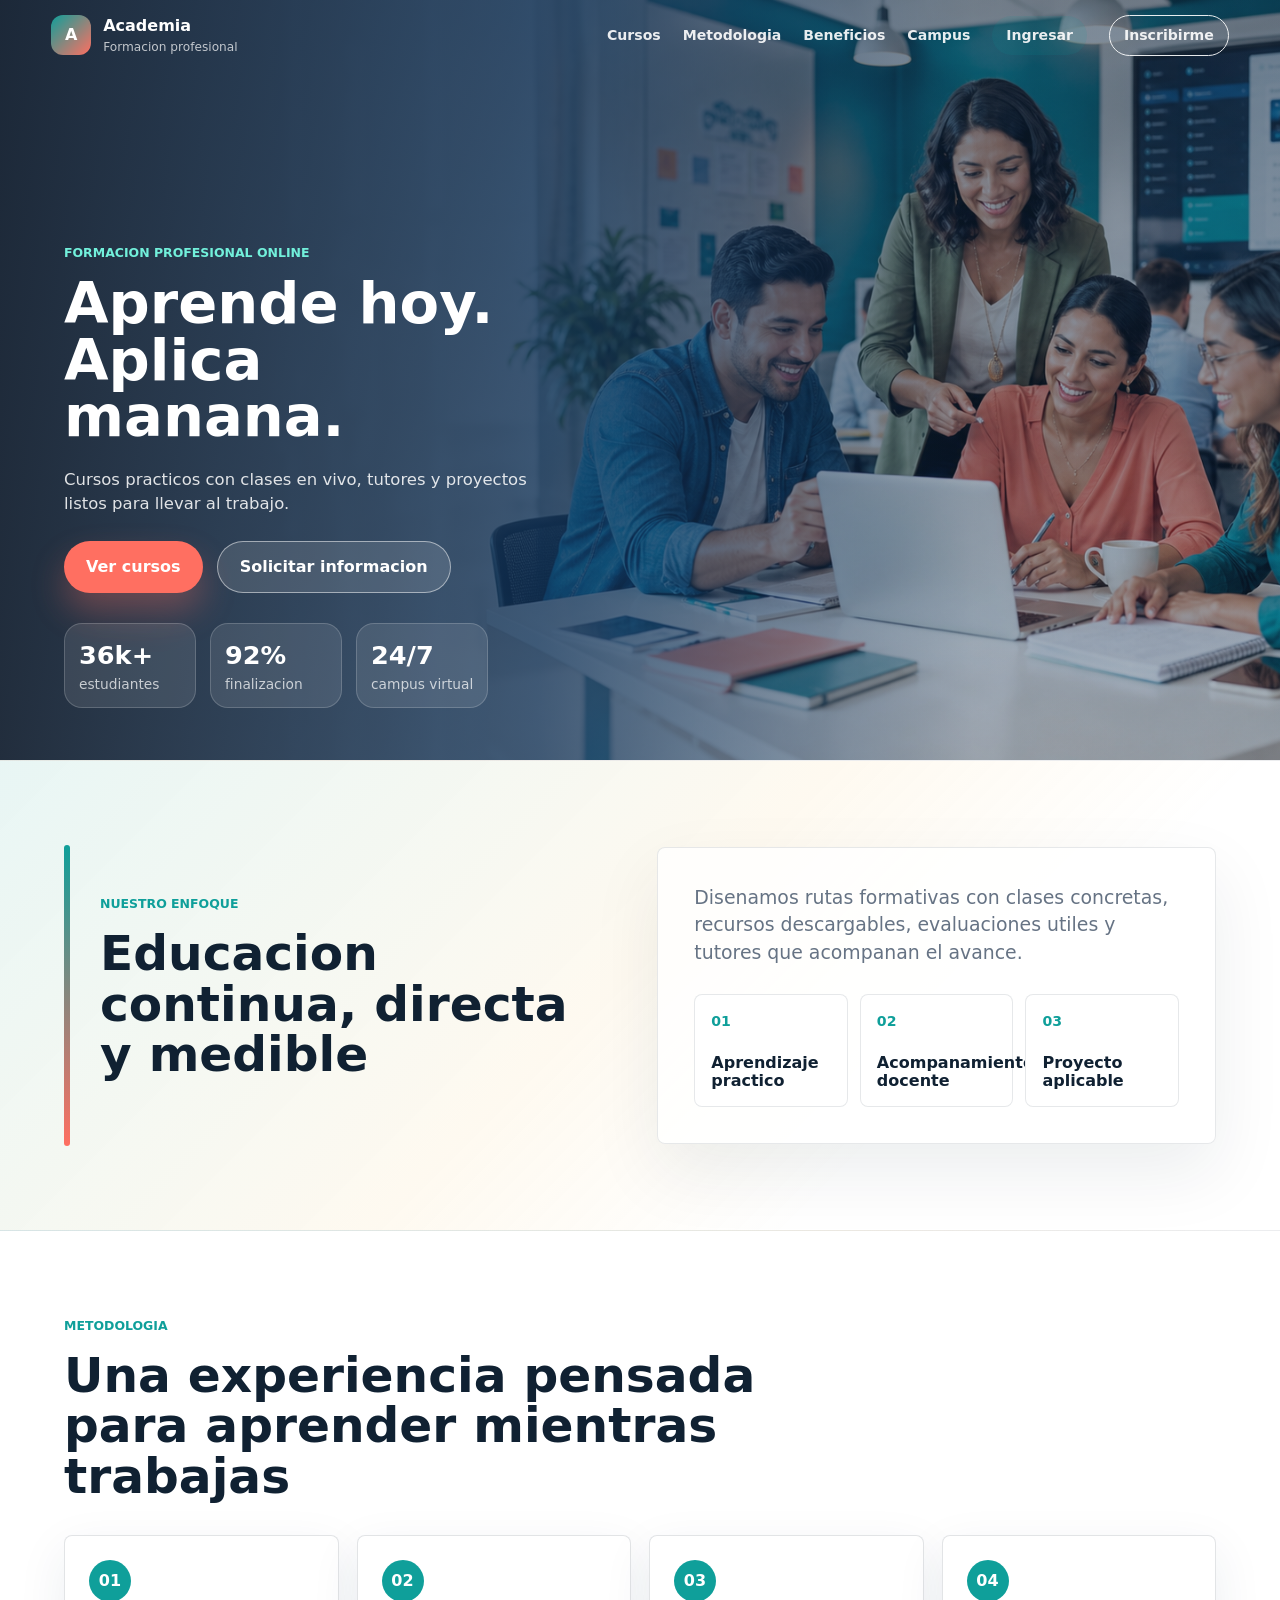
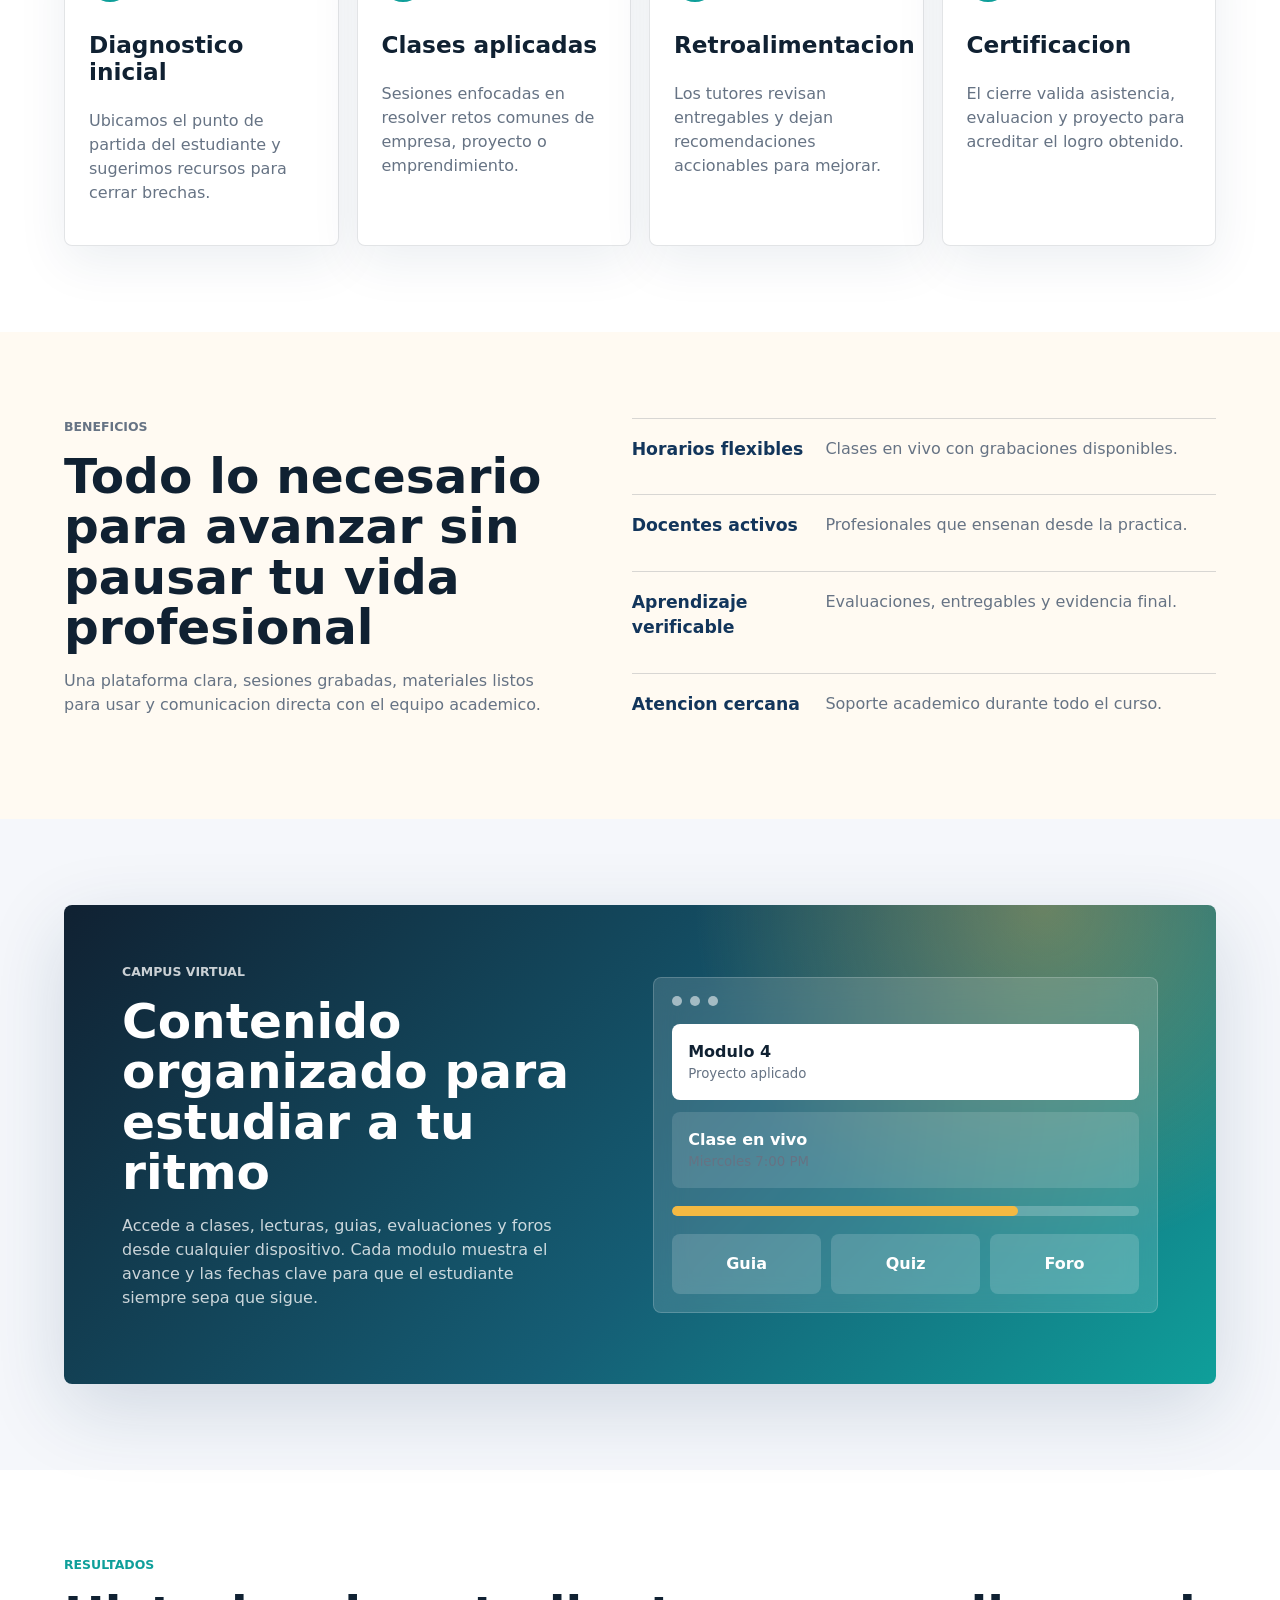
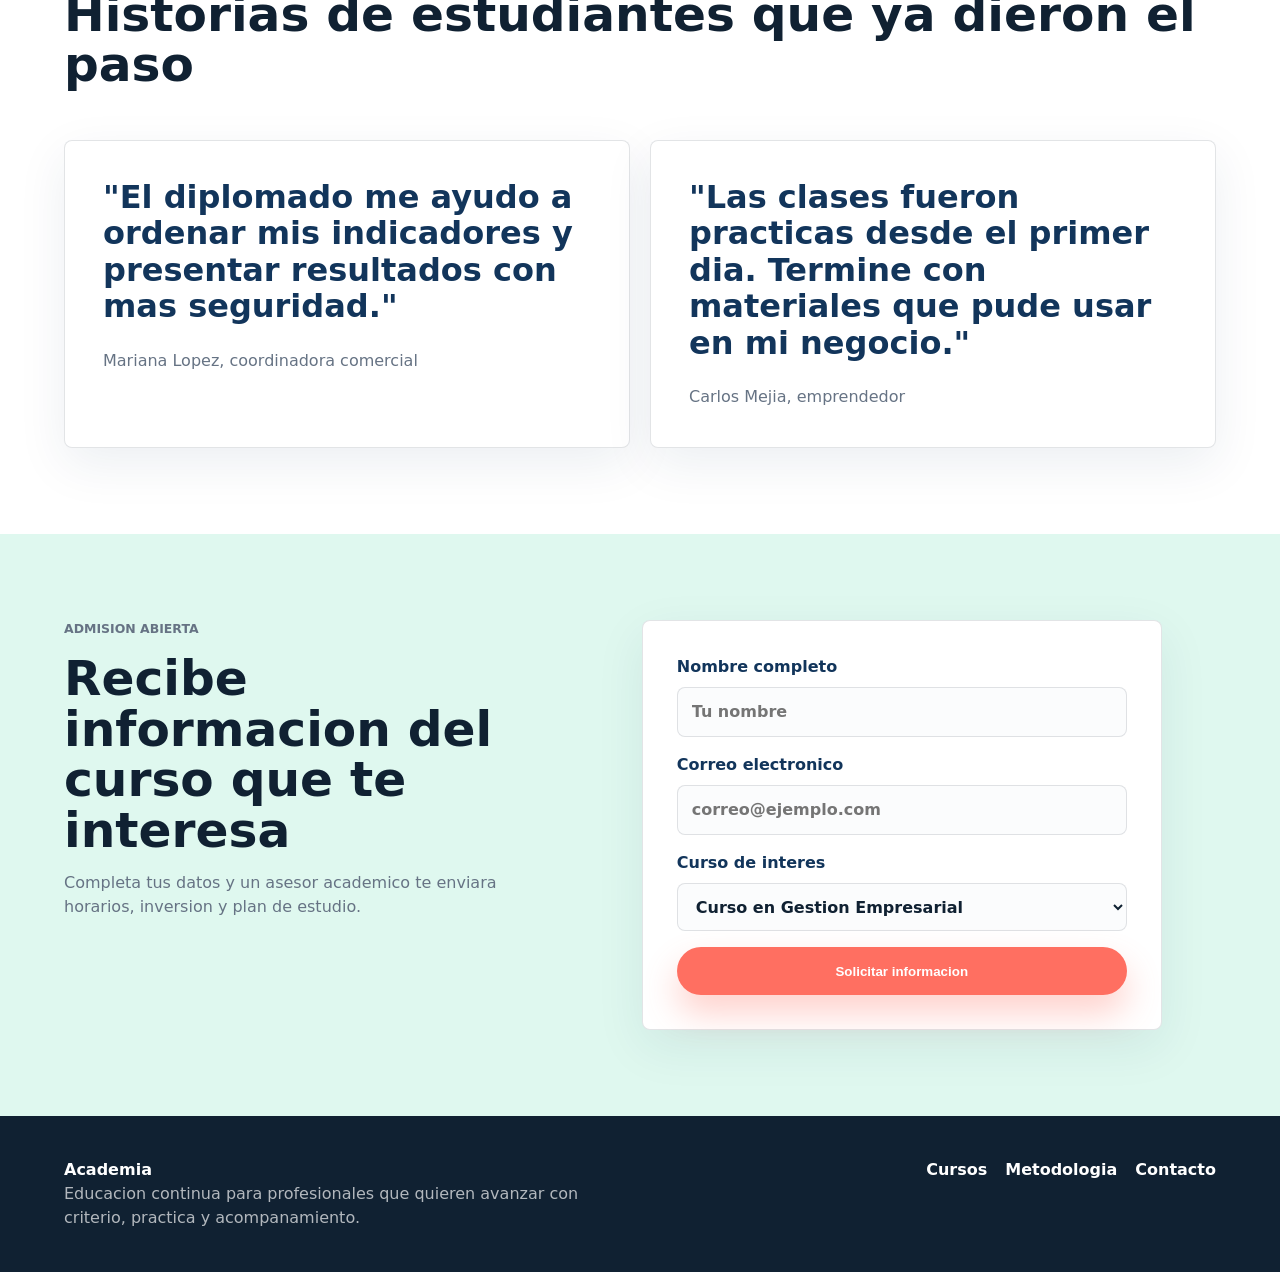
<file: index.html>
<!doctype html>
<html lang="es">
  <head>
    <meta charset="utf-8" />
    <meta name="viewport" content="width=device-width, initial-scale=1" />
    <title>Cursos y formacion profesional | Impulso Empresarial</title>
    <meta
      name="description"
      content="Cursos practicos, diplomados y certificaciones online para profesionales, emprendedores y equipos. Aprende hoy y aplica manana."
    />
    <link rel="canonical" href="https://impulsoempresarial.net/" />
    <meta property="og:type" content="website" />
    <meta property="og:locale" content="es_SV" />
    <meta property="og:site_name" content="Impulso Empresarial" />
    <meta property="og:title" content="Cursos y formacion profesional | Impulso Empresarial" />
    <meta property="og:description" content="Cursos practicos online para profesionales, emprendedores y equipos." />
    <meta property="og:url" content="https://impulsoempresarial.net/" />
    <meta property="og:image" content="https://impulsoempresarial.net/assets/hero-education.png" />
    <meta name="twitter:card" content="summary_large_image" />
    <script type="application/ld+json">
      {
        "@context": "https://schema.org",
        "@type": "EducationalOrganization",
        "name": "Impulso Empresarial",
        "url": "https://impulsoempresarial.net/",
        "description": "Cursos practicos, diplomados y certificaciones online para profesionales, emprendedores y equipos."
      }
    </script>
    <link rel="stylesheet" href="styles.css" />
  </head>
  <body>
    <header class="site-header" data-header>
      <a class="brand" href="index.html" aria-label="Academia">
        <span class="brand-mark">A</span>
        <span>
          <strong>Academia</strong>
          <small>Formacion profesional</small>
        </span>
      </a>

      <button class="nav-toggle" type="button" aria-label="Abrir menu" aria-expanded="false" data-nav-toggle>
        <span></span>
        <span></span>
        <span></span>
      </button>

      <nav class="main-nav" data-nav>
        <a href="cursos.html">Cursos</a>
        <a href="#metodologia">Metodologia</a>
        <a href="#beneficios">Beneficios</a>
        <a href="#campus">Campus</a>
        <a class="login-link" href="login.html" data-login-link>Ingresar</a>
        <a class="nav-cta" href="#contacto">Inscribirme</a>
      </nav>
    </header>

    <main id="inicio">
      <section class="hero">
        <div class="hero-media" aria-hidden="true">
          <img src="assets/hero-education.png" alt="" />
        </div>
        <div class="hero-overlay"></div>
        <div class="hero-content">
          <p class="eyebrow">Formacion profesional online</p>
          <h1>Aprende hoy. Aplica manana.</h1>
          <p class="hero-copy">
            Cursos practicos con clases en vivo, tutores y proyectos listos para llevar al trabajo.
          </p>
          <div class="hero-actions">
            <a class="button primary" href="cursos.html">Ver cursos</a>
            <a class="button secondary" href="#contacto">Solicitar informacion</a>
          </div>
          <dl class="hero-stats" aria-label="Indicadores academicos">
            <div>
              <dt>36k+</dt>
              <dd>estudiantes</dd>
            </div>
            <div>
              <dt>92%</dt>
              <dd>finalizacion</dd>
            </div>
            <div>
              <dt>24/7</dt>
              <dd>campus virtual</dd>
            </div>
          </dl>
        </div>
      </section>

      <section class="section intro">
        <div class="section-heading">
          <p class="eyebrow">Nuestro enfoque</p>
          <h2>Educacion continua, directa y medible</h2>
        </div>
        <div class="intro-panel">
          <p>
            Disenamos rutas formativas con clases concretas, recursos descargables, evaluaciones utiles y tutores que
            acompanan el avance.
          </p>
          <div class="proof-grid" aria-label="Pilares del enfoque academico">
            <article>
              <strong>01</strong>
              <span>Aprendizaje practico</span>
            </article>
            <article>
              <strong>02</strong>
              <span>Acompanamiento docente</span>
            </article>
            <article>
              <strong>03</strong>
              <span>Proyecto aplicable</span>
            </article>
          </div>
        </div>
      </section>

      <section class="section methodology" id="metodologia">
        <div class="section-heading">
          <p class="eyebrow">Metodologia</p>
          <h2>Una experiencia pensada para aprender mientras trabajas</h2>
        </div>
        <div class="steps">
          <article>
            <span>01</span>
            <h3>Diagnostico inicial</h3>
            <p>Ubicamos el punto de partida del estudiante y sugerimos recursos para cerrar brechas.</p>
          </article>
          <article>
            <span>02</span>
            <h3>Clases aplicadas</h3>
            <p>Sesiones enfocadas en resolver retos comunes de empresa, proyecto o emprendimiento.</p>
          </article>
          <article>
            <span>03</span>
            <h3>Retroalimentacion</h3>
            <p>Los tutores revisan entregables y dejan recomendaciones accionables para mejorar.</p>
          </article>
          <article>
            <span>04</span>
            <h3>Certificacion</h3>
            <p>El cierre valida asistencia, evaluacion y proyecto para acreditar el logro obtenido.</p>
          </article>
        </div>
      </section>

      <section class="section benefits" id="beneficios">
        <div class="benefit-copy">
          <p class="eyebrow">Beneficios</p>
          <h2>Todo lo necesario para avanzar sin pausar tu vida profesional</h2>
          <p>
            Una plataforma clara, sesiones grabadas, materiales listos para usar y comunicacion directa con el equipo
            academico.
          </p>
        </div>
        <div class="benefit-list">
          <div>
            <strong>Horarios flexibles</strong>
            <span>Clases en vivo con grabaciones disponibles.</span>
          </div>
          <div>
            <strong>Docentes activos</strong>
            <span>Profesionales que ensenan desde la practica.</span>
          </div>
          <div>
            <strong>Aprendizaje verificable</strong>
            <span>Evaluaciones, entregables y evidencia final.</span>
          </div>
          <div>
            <strong>Atencion cercana</strong>
            <span>Soporte academico durante todo el curso.</span>
          </div>
        </div>
      </section>

      <section class="section campus" id="campus">
        <div class="campus-panel">
          <div>
            <p class="eyebrow">Campus virtual</p>
            <h2>Contenido organizado para estudiar a tu ritmo</h2>
            <p>
              Accede a clases, lecturas, guias, evaluaciones y foros desde cualquier dispositivo. Cada modulo muestra el
              avance y las fechas clave para que el estudiante siempre sepa que sigue.
            </p>
          </div>
          <div class="dashboard-preview" aria-label="Vista del campus virtual">
            <div class="dash-header">
              <span></span>
              <span></span>
              <span></span>
            </div>
            <div class="dash-row active">
              <b>Modulo 4</b>
              <small>Proyecto aplicado</small>
            </div>
            <div class="dash-row">
              <b>Clase en vivo</b>
              <small>Miercoles 7:00 PM</small>
            </div>
            <div class="dash-progress">
              <span style="width: 74%"></span>
            </div>
            <div class="dash-cards">
              <span>Guia</span>
              <span>Quiz</span>
              <span>Foro</span>
            </div>
          </div>
        </div>
      </section>

      <section class="section testimonials">
        <div class="section-heading split">
          <div>
            <p class="eyebrow">Resultados</p>
            <h2>Historias de estudiantes que ya dieron el paso</h2>
          </div>
        </div>
        <div class="testimonial-grid">
          <figure>
            <blockquote>
              "El diplomado me ayudo a ordenar mis indicadores y presentar resultados con mas seguridad."
            </blockquote>
            <figcaption>Mariana Lopez, coordinadora comercial</figcaption>
          </figure>
          <figure>
            <blockquote>
              "Las clases fueron practicas desde el primer dia. Termine con materiales que pude usar en mi negocio."
            </blockquote>
            <figcaption>Carlos Mejia, emprendedor</figcaption>
          </figure>
        </div>
      </section>

      <section class="section contact" id="contacto">
        <div class="contact-copy">
          <p class="eyebrow">Admision abierta</p>
          <h2>Recibe informacion del curso que te interesa</h2>
          <p>Completa tus datos y un asesor academico te enviara horarios, inversion y plan de estudio.</p>
        </div>
        <form class="contact-form">
          <label>
            Nombre completo
            <input type="text" name="name" placeholder="Tu nombre" />
          </label>
          <label>
            Correo electronico
            <input type="email" name="email" placeholder="correo@ejemplo.com" />
          </label>
          <label>
            Curso de interes
            <select name="course">
              <option>Curso en Gestion Empresarial</option>
              <option>Curso en Marketing Digital y Ventas</option>
              <option>Curso en Analisis de Datos para Negocios</option>
              <option>Curso para capacitacion de empresas</option>
            </select>
          </label>
          <button class="button primary" type="submit">Solicitar informacion</button>
        </form>
      </section>
    </main>

    <footer class="site-footer">
      <div>
        <strong>Academia</strong>
        <p>Educacion continua para profesionales que quieren avanzar con criterio, practica y acompanamiento.</p>
      </div>
      <nav aria-label="Enlaces secundarios">
        <a href="cursos.html">Cursos</a>
        <a href="#metodologia">Metodologia</a>
        <a href="#contacto">Contacto</a>
      </nav>
    </footer>

    <script src="script.js"></script>
  </body>
</html>
</file>
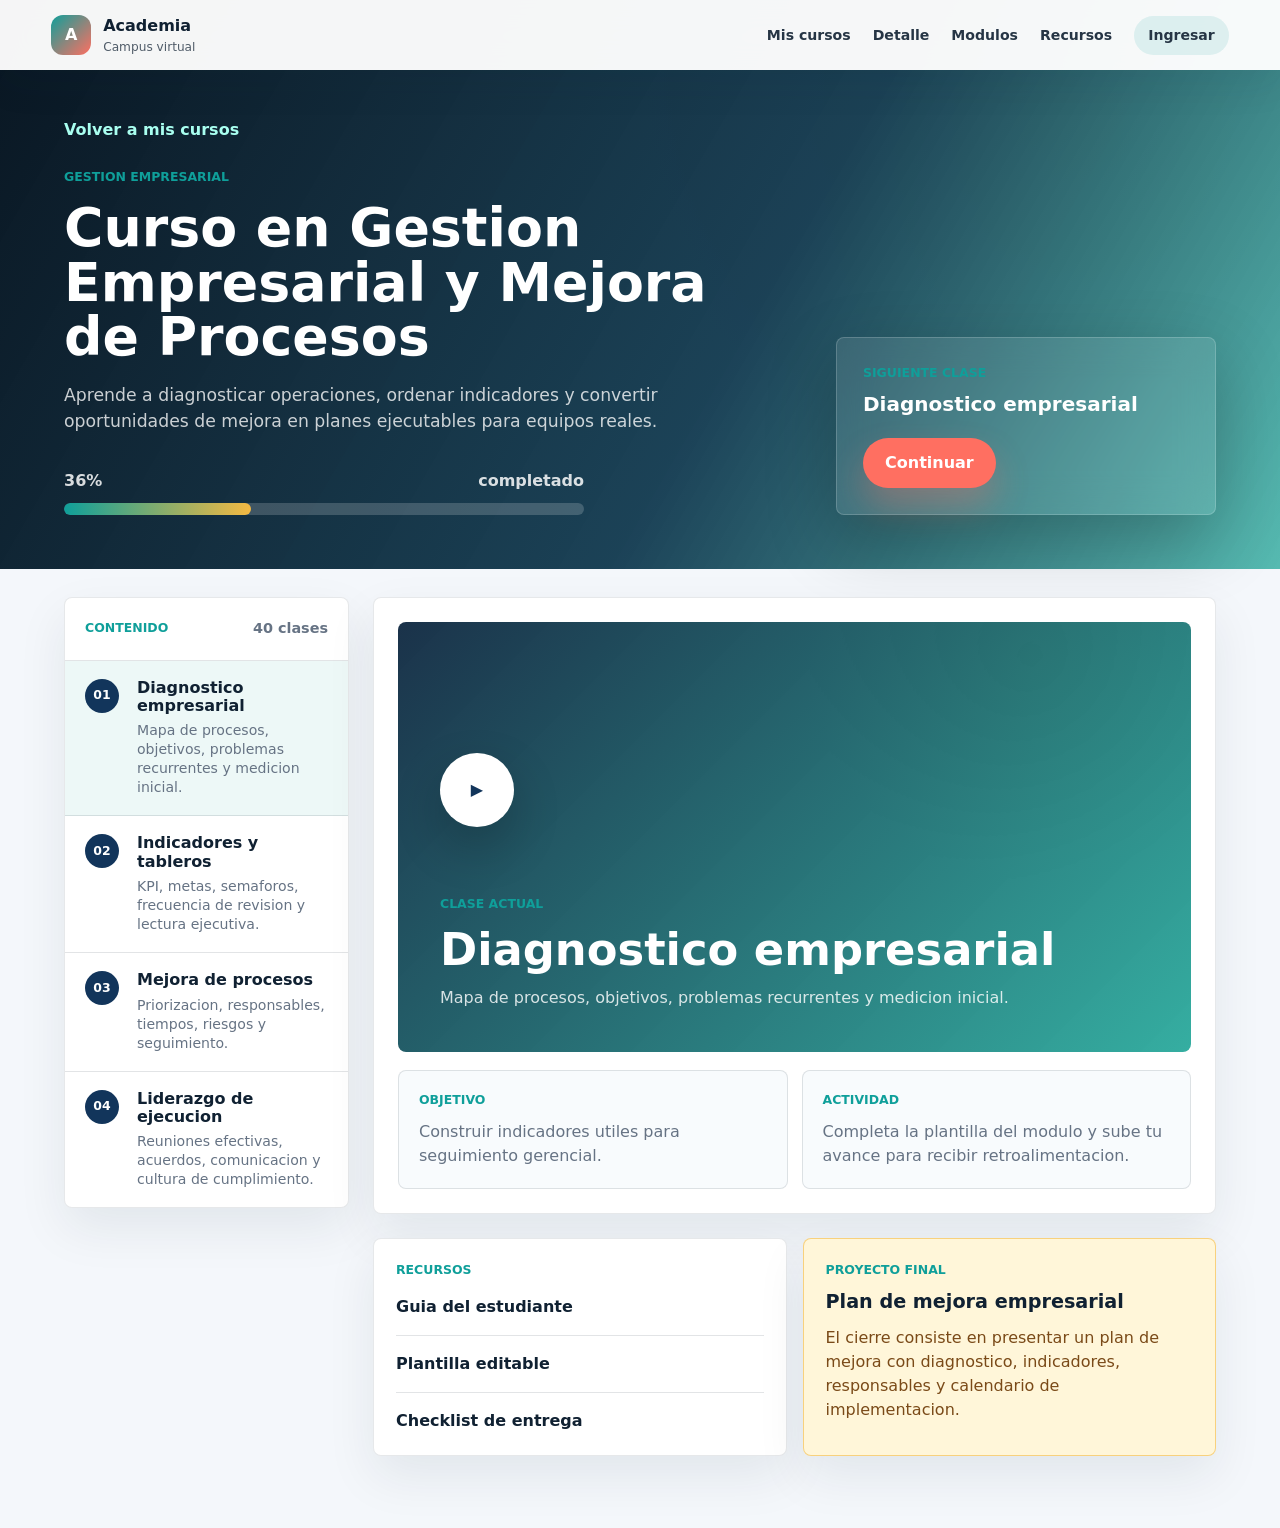
<file: aula.html>
<!doctype html>
<html lang="es">
  <head>
    <meta charset="utf-8" />
    <meta name="viewport" content="width=device-width, initial-scale=1" />
    <title>Aula del curso | Academia</title>
    <meta
      name="description"
      content="Aula virtual para estudiantes con curso comprado, modulos, progreso, recursos y proyecto final."
    />
    <meta name="robots" content="noindex, follow" />
    <link rel="stylesheet" href="styles.css" />
  </head>
  <body class="subpage classroom-page">
    <header class="site-header classroom-header" data-header>
      <a class="brand" href="index.html" aria-label="Academia">
        <span class="brand-mark">A</span>
        <span>
          <strong>Academia</strong>
          <small>Campus virtual</small>
        </span>
      </a>

      <button class="nav-toggle" type="button" aria-label="Abrir menu" aria-expanded="false" data-nav-toggle>
        <span></span>
        <span></span>
        <span></span>
      </button>

      <nav class="main-nav" data-nav>
        <a href="cursos.html">Mis cursos</a>
        <a href="curso-detalle.html" data-classroom-detail-link>Detalle</a>
        <a href="#modulos">Modulos</a>
        <a href="#recursos">Recursos</a>
        <a class="login-link" href="login.html" data-login-link>Ingresar</a>
      </nav>
    </header>

    <main class="classroom" data-classroom>
      <section class="classroom-hero">
        <div>
          <a class="back-link" href="cursos.html">Volver a mis cursos</a>
          <p class="eyebrow" data-classroom-category>Curso</p>
          <h1 data-classroom-title>Curso</h1>
          <p data-classroom-summary></p>
          <div class="classroom-progress" aria-label="Progreso del curso">
            <span><b data-classroom-progress>36%</b> completado</span>
            <div><i></i></div>
          </div>
        </div>
        <aside class="classroom-next">
          <span>Siguiente clase</span>
          <strong data-classroom-next>Modulo 1</strong>
          <a class="button primary" href="#clase">Continuar</a>
        </aside>
      </section>

      <section class="classroom-grid">
        <aside class="classroom-sidebar" id="modulos">
          <div class="classroom-sidebar-head">
            <span>Contenido</span>
            <strong data-classroom-lessons></strong>
          </div>
          <div class="classroom-modules" data-classroom-modules></div>
        </aside>

        <section class="lesson-stage" id="clase">
          <div class="lesson-player">
            <span class="play-mark">▶</span>
            <div>
              <p class="eyebrow">Clase actual</p>
              <h2 data-classroom-current-title></h2>
              <p data-classroom-current-copy></p>
            </div>
          </div>

          <div class="lesson-tabs">
            <article>
              <span>Objetivo</span>
              <p data-classroom-objective></p>
            </article>
            <article>
              <span>Actividad</span>
              <p>Completa la plantilla del modulo y sube tu avance para recibir retroalimentacion.</p>
            </article>
          </div>
        </section>

        <aside class="classroom-tools" id="recursos">
          <div class="tool-card">
            <span>Recursos</span>
            <a href="#">Guia del estudiante</a>
            <a href="#">Plantilla editable</a>
            <a href="#">Checklist de entrega</a>
          </div>
          <div class="tool-card accent">
            <span>Proyecto final</span>
            <strong data-classroom-project></strong>
            <p data-classroom-project-copy></p>
          </div>
        </aside>
      </section>
    </main>

    <script src="script.js"></script>
  </body>
</html>
</file>
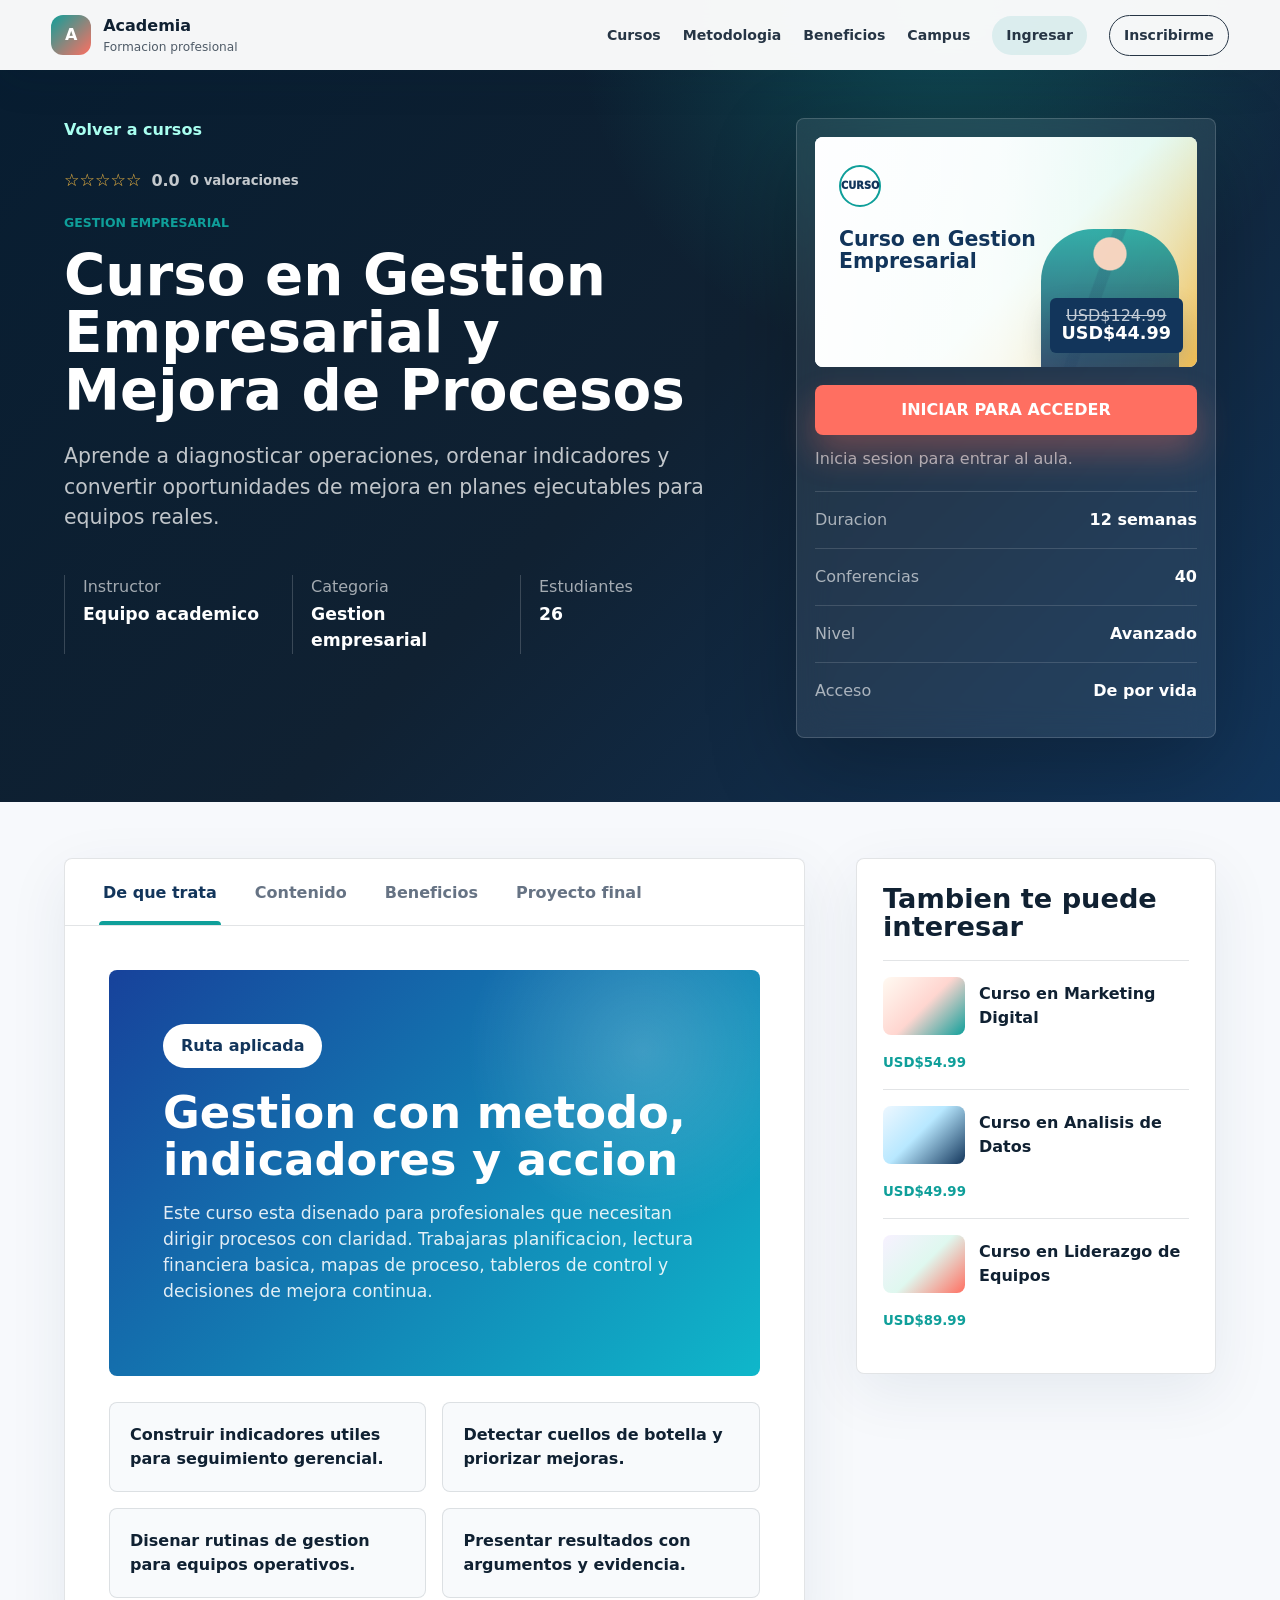
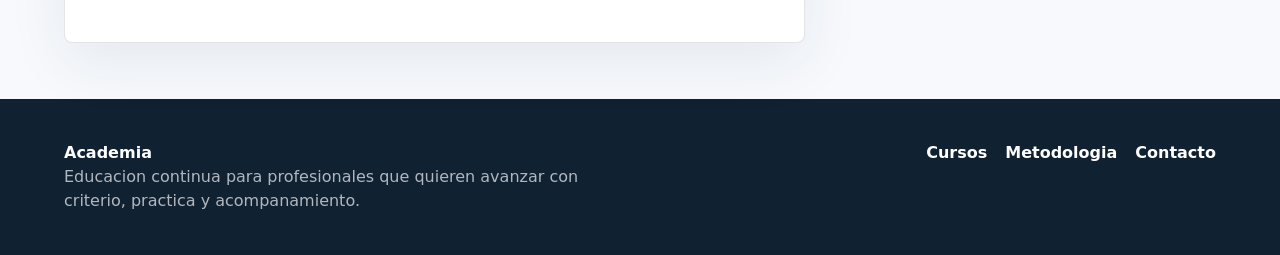
<file: curso-detalle.html>
<!doctype html>
<html lang="es">
  <head>
    <meta charset="utf-8" />
    <meta name="viewport" content="width=device-width, initial-scale=1" />
    <title>Curso online | Impulso Empresarial</title>
    <meta
      name="description"
      content="Conoce la descripcion, el contenido, los beneficios y la ruta de aprendizaje de nuestros cursos online."
    />
    <link rel="canonical" href="https://impulsoempresarial.net/curso-detalle.html?curso=gestion-empresarial" />
    <meta property="og:type" content="website" />
    <meta property="og:locale" content="es_SV" />
    <meta property="og:site_name" content="Impulso Empresarial" />
    <meta property="og:title" content="Curso online | Impulso Empresarial" />
    <meta property="og:description" content="Cursos online con contenido aplicado, acompanamiento y certificado." />
    <meta property="og:url" content="https://impulsoempresarial.net/curso-detalle.html?curso=gestion-empresarial" />
    <meta property="og:image" content="https://impulsoempresarial.net/assets/hero-education.png" />
    <meta name="twitter:card" content="summary_large_image" />
    <link rel="stylesheet" href="styles.css" />
  </head>
  <body class="subpage">
    <header class="site-header" data-header>
      <a class="brand" href="index.html" aria-label="Academia">
        <span class="brand-mark">A</span>
        <span>
          <strong>Academia</strong>
          <small>Formacion profesional</small>
        </span>
      </a>

      <button class="nav-toggle" type="button" aria-label="Abrir menu" aria-expanded="false" data-nav-toggle>
        <span></span>
        <span></span>
        <span></span>
      </button>

      <nav class="main-nav" data-nav>
        <a href="cursos.html" aria-current="page">Cursos</a>
        <a href="index.html#metodologia">Metodologia</a>
        <a href="index.html#beneficios">Beneficios</a>
        <a href="index.html#campus">Campus</a>
        <a class="login-link" href="login.html" data-login-link>Ingresar</a>
        <a class="nav-cta" href="index.html#contacto">Inscribirme</a>
      </nav>
    </header>

    <main class="course-detail-page" data-course-detail>
      <section class="detail-hero">
        <div class="detail-hero-copy">
          <a class="back-link" href="cursos.html">Volver a cursos</a>
          <div class="detail-rating"><span>☆☆☆☆☆</span><b data-detail-rating>0.0</b><small>0 valoraciones</small></div>
          <p class="eyebrow" data-detail-category>Curso</p>
          <h1 data-detail-title>Curso</h1>
          <p data-detail-summary></p>
          <div class="detail-facts">
            <div>
              <span>Instructor</span>
              <strong>Equipo academico</strong>
            </div>
            <div>
              <span>Categoria</span>
              <strong data-detail-category-label></strong>
            </div>
            <div>
              <span>Estudiantes</span>
              <strong data-detail-students></strong>
            </div>
          </div>
        </div>

        <aside class="detail-enroll-card">
          <div class="course-media detail-media" data-detail-media>
            <div class="course-badge">CURSO</div>
            <h3 data-detail-short-title></h3>
            <span class="price"><del data-detail-old-price></del><strong data-detail-price></strong></span>
          </div>
          <a class="button primary detail-buy" href="index.html#contacto" data-course-action>Obtener el curso</a>
          <p data-course-action-note>Certificado incluido</p>
          <div class="detail-card-list">
            <div><span>Duracion</span><strong data-detail-duration></strong></div>
            <div><span>Conferencias</span><strong data-detail-lessons></strong></div>
            <div><span>Nivel</span><strong data-detail-level></strong></div>
            <div><span>Acceso</span><strong>De por vida</strong></div>
          </div>
        </aside>
      </section>

      <section class="detail-layout">
        <div class="detail-tabs-card">
          <div class="tab-list" role="tablist" aria-label="Informacion del curso">
            <button class="tab-button is-active" type="button" role="tab" aria-selected="true" data-tab="overview">
              De que trata
            </button>
            <button class="tab-button" type="button" role="tab" aria-selected="false" data-tab="content">
              Contenido
            </button>
            <button class="tab-button" type="button" role="tab" aria-selected="false" data-tab="benefits">
              Beneficios
            </button>
            <button class="tab-button" type="button" role="tab" aria-selected="false" data-tab="project">
              Proyecto final
            </button>
          </div>

          <div class="tab-panel is-active" role="tabpanel" data-panel="overview">
            <div class="detail-feature">
              <p class="pill">Ruta aplicada</p>
              <h2 data-overview-title></h2>
              <p data-overview-copy></p>
            </div>
            <div class="learning-grid" data-objectives></div>
          </div>

          <div class="tab-panel" role="tabpanel" data-panel="content">
            <div class="module-list" data-modules></div>
          </div>

          <div class="tab-panel" role="tabpanel" data-panel="benefits">
            <div class="benefit-detail-grid" data-benefits></div>
          </div>

          <div class="tab-panel" role="tabpanel" data-panel="project">
            <div class="project-panel">
              <p class="pill">Evidencia final</p>
              <h2 data-project-title></h2>
              <p data-project-copy></p>
              <div class="project-steps" data-project-steps></div>
            </div>
          </div>
        </div>

        <aside class="popular-card">
          <h2>Tambien te puede interesar</h2>
          <div data-related-courses></div>
        </aside>
      </section>
    </main>

    <footer class="site-footer">
      <div>
        <strong>Academia</strong>
        <p>Educacion continua para profesionales que quieren avanzar con criterio, practica y acompanamiento.</p>
      </div>
      <nav aria-label="Enlaces secundarios">
        <a href="cursos.html">Cursos</a>
        <a href="index.html#metodologia">Metodologia</a>
        <a href="index.html#contacto">Contacto</a>
      </nav>
    </footer>

    <script src="script.js"></script>
  </body>
</html>
</file>
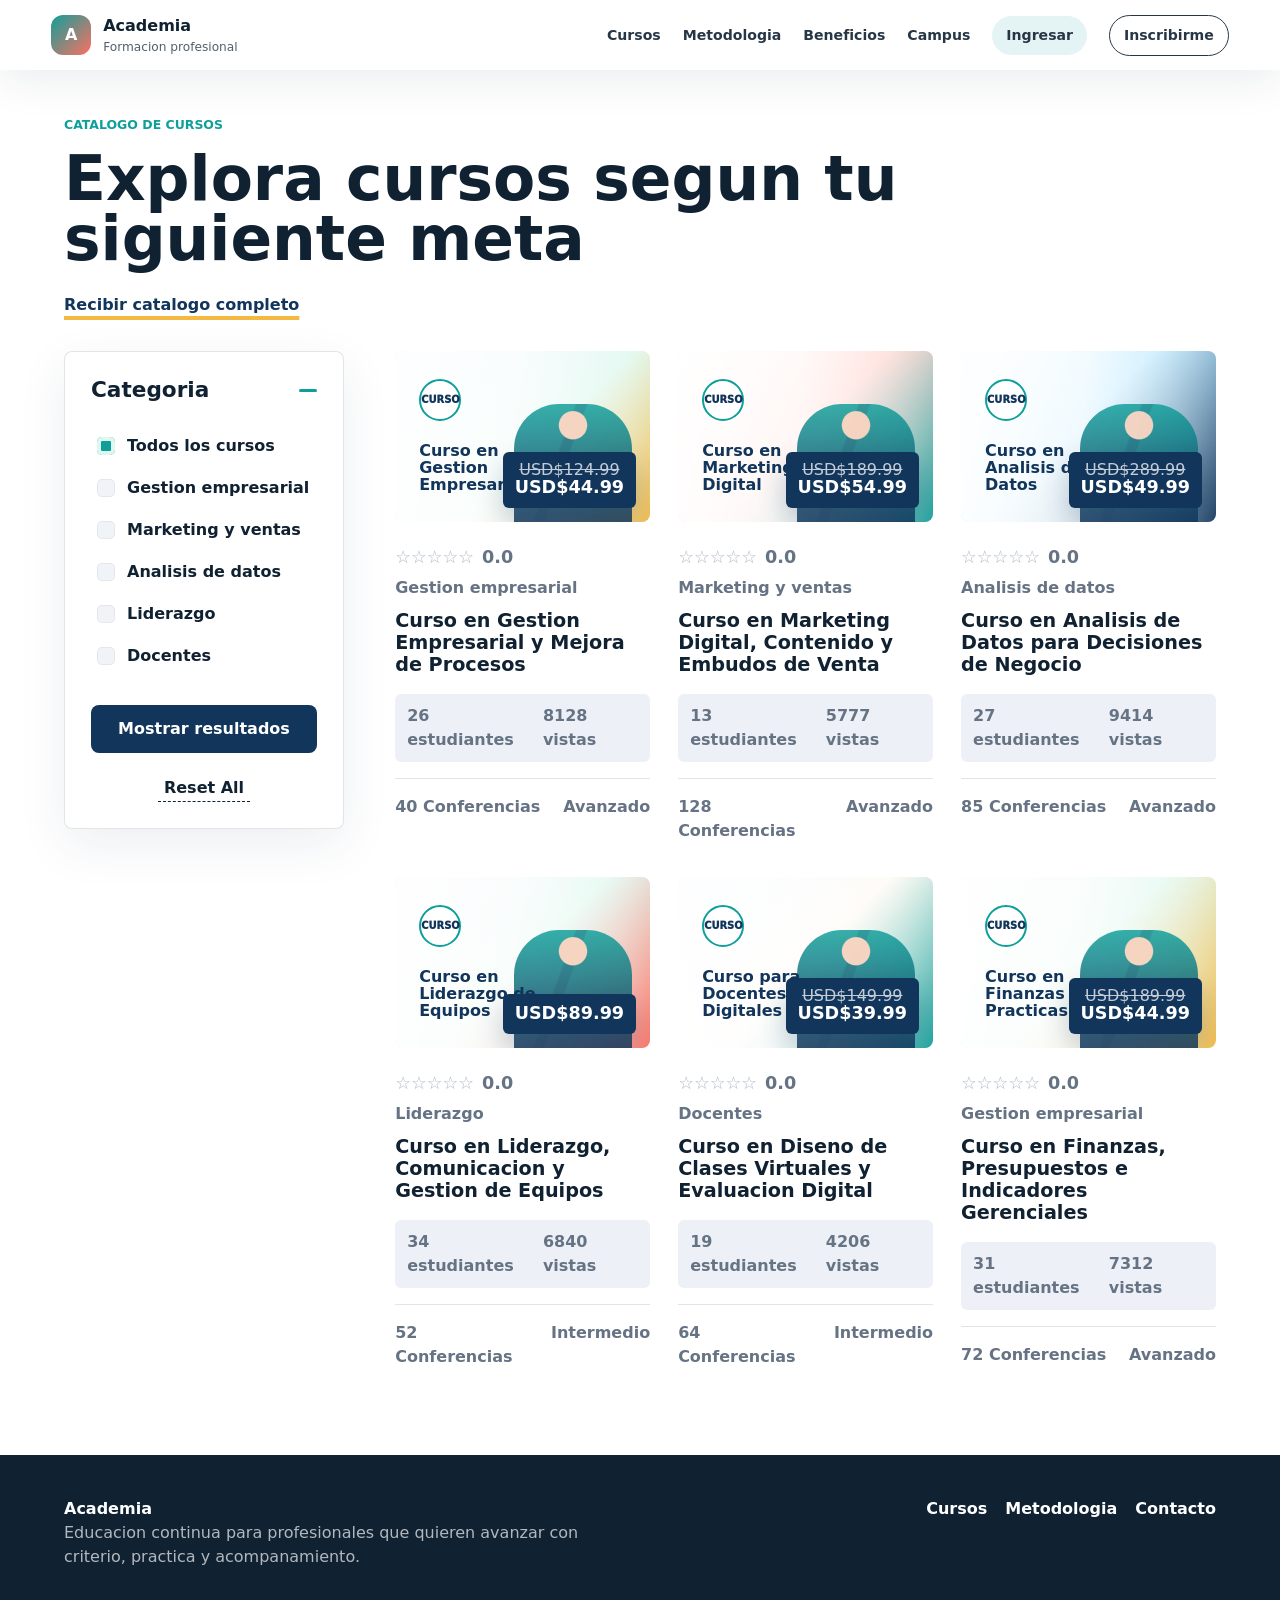
<file: cursos.html>
<!doctype html>
<html lang="es">
  <head>
    <meta charset="utf-8" />
    <meta name="viewport" content="width=device-width, initial-scale=1" />
    <title>Catalogo de cursos online | Impulso Empresarial</title>
    <meta
      name="description"
      content="Explora cursos online de gestion empresarial, marketing, analisis de datos, liderazgo, docencia y finanzas."
    />
    <link rel="canonical" href="https://impulsoempresarial.net/cursos.html" />
    <meta property="og:type" content="website" />
    <meta property="og:locale" content="es_SV" />
    <meta property="og:site_name" content="Impulso Empresarial" />
    <meta property="og:title" content="Catalogo de cursos online | Impulso Empresarial" />
    <meta property="og:description" content="Cursos online para desarrollar habilidades que se usan en el mundo laboral real." />
    <meta property="og:url" content="https://impulsoempresarial.net/cursos.html" />
    <meta property="og:image" content="https://impulsoempresarial.net/assets/hero-education.png" />
    <meta name="twitter:card" content="summary_large_image" />
    <link rel="stylesheet" href="styles.css" />
  </head>
  <body class="subpage">
    <header class="site-header" data-header>
      <a class="brand" href="index.html" aria-label="Academia">
        <span class="brand-mark">A</span>
        <span>
          <strong>Academia</strong>
          <small>Formacion profesional</small>
        </span>
      </a>

      <button class="nav-toggle" type="button" aria-label="Abrir menu" aria-expanded="false" data-nav-toggle>
        <span></span>
        <span></span>
        <span></span>
      </button>

      <nav class="main-nav" data-nav>
        <a href="cursos.html" aria-current="page">Cursos</a>
        <a href="index.html#metodologia">Metodologia</a>
        <a href="index.html#beneficios">Beneficios</a>
        <a href="index.html#campus">Campus</a>
        <a class="login-link" href="login.html" data-login-link>Ingresar</a>
        <a class="nav-cta" href="index.html#contacto">Inscribirme</a>
      </nav>
    </header>

    <main>
      <section class="section courses courses-page">
        <div class="section-heading split">
          <div>
            <p class="eyebrow">Catalogo de cursos</p>
            <h1>Explora cursos segun tu siguiente meta</h1>
          </div>
          <a class="text-link" href="index.html#contacto">Recibir catalogo completo</a>
        </div>

        <div class="course-catalog">
          <aside class="course-filters" aria-label="Categorias de cursos">
            <div class="filter-heading">
              <h3>Categoria</h3>
              <span></span>
            </div>
            <button class="filter-option is-active" type="button" data-filter="all"><span></span>Todos los cursos</button>
            <button class="filter-option" type="button" data-filter="gestion"><span></span>Gestion empresarial</button>
            <button class="filter-option" type="button" data-filter="marketing"><span></span>Marketing y ventas</button>
            <button class="filter-option" type="button" data-filter="datos"><span></span>Analisis de datos</button>
            <button class="filter-option" type="button" data-filter="liderazgo"><span></span>Liderazgo</button>
            <button class="filter-option" type="button" data-filter="docentes"><span></span>Docentes</button>
            <button class="filter-results" type="button" data-filter="all">Mostrar resultados</button>
            <button class="filter-reset" type="button" data-filter="all">Reset All</button>
          </aside>

          <div class="course-grid" data-course-grid>
            <a class="course-card" href="curso-detalle.html?curso=gestion-empresarial" data-category="gestion">
              <div class="course-media media-gestion">
                <div class="course-badge">CURSO</div>
                <h3>Curso en Gestion Empresarial</h3>
                <span class="price"><del>USD$124.99</del><strong>USD$44.99</strong></span>
              </div>
              <div class="rating"><span>☆☆☆☆☆</span><b>0.0</b></div>
              <p class="course-category">Gestion empresarial</p>
              <h3>Curso en Gestion Empresarial y Mejora de Procesos</h3>
              <div class="course-meta"><span>26 estudiantes</span><span>8128 vistas</span></div>
              <div class="course-detail"><span>40 Conferencias</span><span>Avanzado</span></div>
            </a>

            <a class="course-card" href="curso-detalle.html?curso=marketing-digital" data-category="marketing">
              <div class="course-media media-marketing">
                <div class="course-badge">CURSO</div>
                <h3>Curso en Marketing Digital</h3>
                <span class="price"><del>USD$189.99</del><strong>USD$54.99</strong></span>
              </div>
              <div class="rating"><span>☆☆☆☆☆</span><b>0.0</b></div>
              <p class="course-category">Marketing y ventas</p>
              <h3>Curso en Marketing Digital, Contenido y Embudos de Venta</h3>
              <div class="course-meta"><span>13 estudiantes</span><span>5777 vistas</span></div>
              <div class="course-detail"><span>128 Conferencias</span><span>Avanzado</span></div>
            </a>

            <a class="course-card" href="curso-detalle.html?curso=analisis-datos" data-category="datos">
              <div class="course-media media-data">
                <div class="course-badge">CURSO</div>
                <h3>Curso en Analisis de Datos</h3>
                <span class="price"><del>USD$289.99</del><strong>USD$49.99</strong></span>
              </div>
              <div class="rating"><span>☆☆☆☆☆</span><b>0.0</b></div>
              <p class="course-category">Analisis de datos</p>
              <h3>Curso en Analisis de Datos para Decisiones de Negocio</h3>
              <div class="course-meta"><span>27 estudiantes</span><span>9414 vistas</span></div>
              <div class="course-detail"><span>85 Conferencias</span><span>Avanzado</span></div>
            </a>

            <a class="course-card" href="curso-detalle.html?curso=liderazgo-equipos" data-category="liderazgo">
              <div class="course-media media-leadership">
                <div class="course-badge">CURSO</div>
                <h3>Curso en Liderazgo de Equipos</h3>
                <span class="price"><strong>USD$89.99</strong></span>
              </div>
              <div class="rating"><span>☆☆☆☆☆</span><b>0.0</b></div>
              <p class="course-category">Liderazgo</p>
              <h3>Curso en Liderazgo, Comunicacion y Gestion de Equipos</h3>
              <div class="course-meta"><span>34 estudiantes</span><span>6840 vistas</span></div>
              <div class="course-detail"><span>52 Conferencias</span><span>Intermedio</span></div>
            </a>

            <a class="course-card" href="curso-detalle.html?curso=docentes-digitales" data-category="docentes">
              <div class="course-media media-teachers">
                <div class="course-badge">CURSO</div>
                <h3>Curso para Docentes Digitales</h3>
                <span class="price"><del>USD$149.99</del><strong>USD$39.99</strong></span>
              </div>
              <div class="rating"><span>☆☆☆☆☆</span><b>0.0</b></div>
              <p class="course-category">Docentes</p>
              <h3>Curso en Diseno de Clases Virtuales y Evaluacion Digital</h3>
              <div class="course-meta"><span>19 estudiantes</span><span>4206 vistas</span></div>
              <div class="course-detail"><span>64 Conferencias</span><span>Intermedio</span></div>
            </a>

            <a class="course-card" href="curso-detalle.html?curso=finanzas-practicas" data-category="gestion">
              <div class="course-media media-finance">
                <div class="course-badge">CURSO</div>
                <h3>Curso en Finanzas Practicas</h3>
                <span class="price"><del>USD$189.99</del><strong>USD$44.99</strong></span>
              </div>
              <div class="rating"><span>☆☆☆☆☆</span><b>0.0</b></div>
              <p class="course-category">Gestion empresarial</p>
              <h3>Curso en Finanzas, Presupuestos e Indicadores Gerenciales</h3>
              <div class="course-meta"><span>31 estudiantes</span><span>7312 vistas</span></div>
              <div class="course-detail"><span>72 Conferencias</span><span>Avanzado</span></div>
            </a>
          </div>
        </div>
      </section>
    </main>

    <footer class="site-footer">
      <div>
        <strong>Academia</strong>
        <p>Educacion continua para profesionales que quieren avanzar con criterio, practica y acompanamiento.</p>
      </div>
      <nav aria-label="Enlaces secundarios">
        <a href="cursos.html">Cursos</a>
        <a href="index.html#metodologia">Metodologia</a>
        <a href="index.html#contacto">Contacto</a>
      </nav>
    </footer>

    <script src="script.js"></script>
  </body>
</html>
</file>
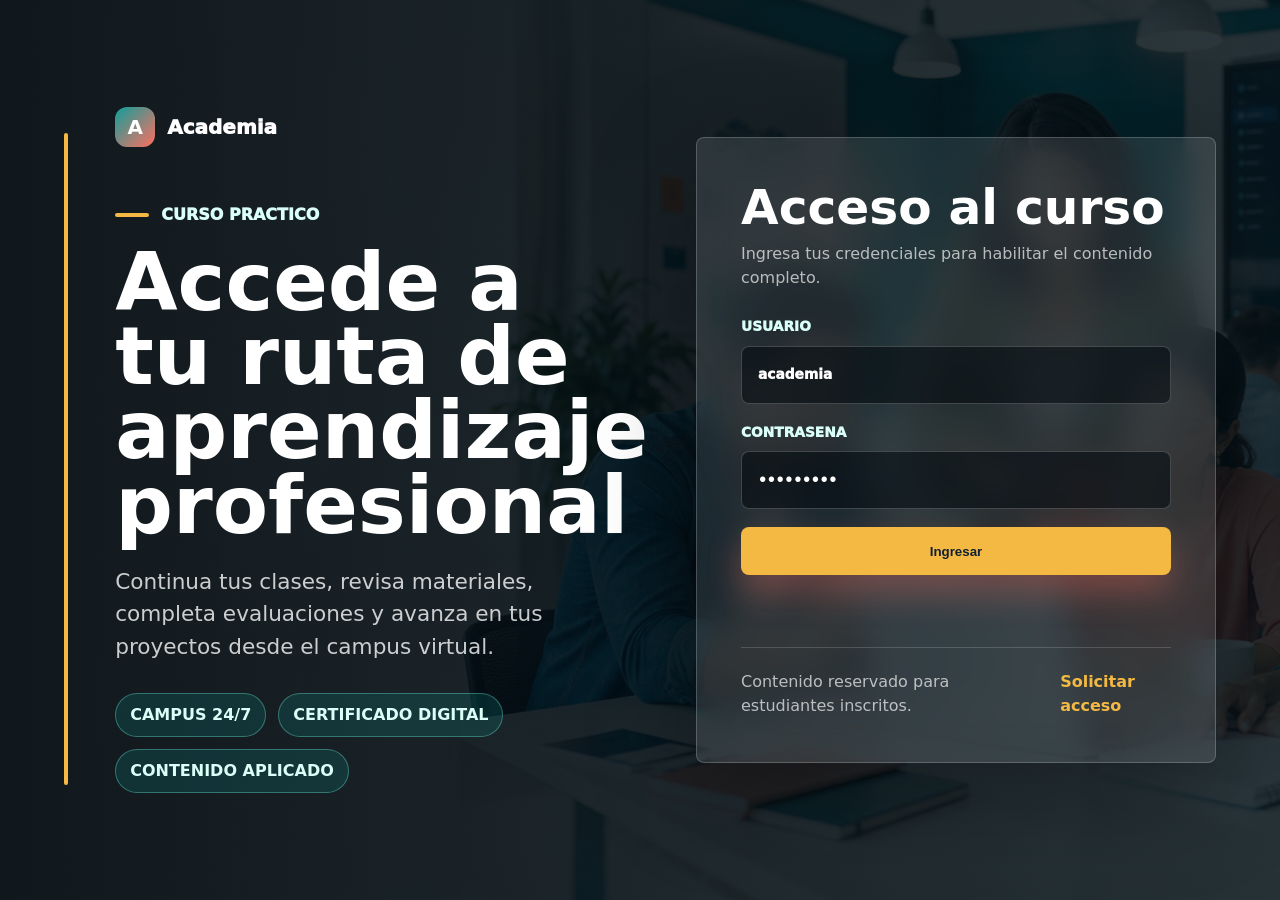
<file: login.html>
<!doctype html>
<html lang="es">
  <head>
    <meta charset="utf-8" />
    <meta name="viewport" content="width=device-width, initial-scale=1" />
    <title>Acceso | Academia</title>
    <meta name="description" content="Acceso de estudiantes a cursos de Academia." />
    <meta name="robots" content="noindex, follow" />
    <link rel="stylesheet" href="styles.css" />
  </head>
  <body class="login-page">
    <main class="login-shell">
      <section class="login-story" aria-label="Presentacion del curso">
        <a class="login-brand" href="index.html" aria-label="Academia">
          <span class="brand-mark">A</span>
          <span>Academia</span>
        </a>
        <div class="login-line"></div>
        <p class="login-kicker">Curso practico</p>
        <h1>Accede a tu ruta de aprendizaje profesional</h1>
        <p>
          Continua tus clases, revisa materiales, completa evaluaciones y avanza en tus proyectos desde el campus
          virtual.
        </p>
        <div class="login-tags" aria-label="Beneficios de acceso">
          <span>Campus 24/7</span>
          <span>Certificado digital</span>
          <span>Contenido aplicado</span>
        </div>
      </section>

      <section class="login-card" aria-label="Formulario de acceso">
        <h2>Acceso al curso</h2>
        <p>Ingresa tus credenciales para habilitar el contenido completo.</p>
        <form data-login-form>
          <label>
            Usuario
            <input name="user" type="text" value="academia" autocomplete="username" required />
          </label>
          <label>
            Contrasena
            <input name="password" type="password" value="curso2026" autocomplete="current-password" required />
          </label>
          <button class="button primary login-submit" type="submit">Ingresar</button>
          <p class="login-message" data-login-message aria-live="polite"></p>
        </form>
        <div class="login-note">
          <p>Contenido reservado para estudiantes inscritos.</p>
          <a href="index.html#contacto">Solicitar acceso</a>
        </div>
      </section>
    </main>

    <script src="script.js"></script>
  </body>
</html>
</file>
<file: styles.css>
:root {
  --ink: #102132;
  --muted: #667384;
  --navy: #12355b;
  --teal: #0f9f9a;
  --mint: #dff8ef;
  --coral: #ff6f61;
  --gold: #f4b942;
  --sky: #e8f4ff;
  --paper: #fffaf2;
  --white: #ffffff;
  --line: rgba(16, 33, 50, 0.12);
  --shadow: 0 24px 80px rgba(18, 53, 91, 0.16);
  --ease-out: cubic-bezier(0.16, 1, 0.3, 1);
}

* {
  box-sizing: border-box;
}

html {
  scroll-behavior: smooth;
}

body {
  margin: 0;
  color: var(--ink);
  background: #fbfcfd;
  font-family: Inter, ui-sans-serif, system-ui, -apple-system, BlinkMacSystemFont, "Segoe UI", sans-serif;
  line-height: 1.5;
}

@keyframes riseIn {
  from {
    opacity: 0;
    transform: translateY(28px);
  }
  to {
    opacity: 1;
    transform: translateY(0);
  }
}

@keyframes softScaleIn {
  from {
    opacity: 0;
    transform: translateY(22px) scale(0.96);
  }
  to {
    opacity: 1;
    transform: translateY(0) scale(1);
  }
}

@keyframes headerDrop {
  from {
    opacity: 0;
    transform: translateY(-18px);
  }
  to {
    opacity: 1;
    transform: translateY(0);
  }
}

@keyframes pulseLine {
  0%,
  100% {
    transform: scaleX(0.5);
    opacity: 0.55;
  }
  50% {
    transform: scaleX(1);
    opacity: 1;
  }
}

.reveal {
  opacity: 0;
  transform: translateY(28px);
}

.reveal.is-visible {
  animation: riseIn 700ms var(--ease-out) forwards;
  animation-delay: var(--reveal-delay, 0ms);
}

img {
  display: block;
  max-width: 100%;
}

a {
  color: inherit;
  text-decoration: none;
}

.site-header {
  position: fixed;
  top: 0;
  left: 0;
  z-index: 20;
  display: flex;
  width: 100%;
  align-items: center;
  justify-content: space-between;
  gap: 24px;
  padding: 18px clamp(18px, 4vw, 56px);
  color: var(--white);
  transition: background 180ms ease, box-shadow 180ms ease, color 180ms ease;
  animation: headerDrop 620ms var(--ease-out) both;
}

.site-header.is-scrolled,
.site-header.is-open {
  color: var(--ink);
  background: rgba(255, 255, 255, 0.94);
  box-shadow: 0 12px 40px rgba(16, 33, 50, 0.1);
  backdrop-filter: blur(14px);
}

.subpage .site-header {
  color: var(--ink);
  background: rgba(255, 255, 255, 0.96);
  box-shadow: 0 12px 40px rgba(16, 33, 50, 0.08);
  backdrop-filter: blur(14px);
}

.subpage .nav-cta {
  border-color: var(--ink);
}

.brand {
  display: inline-flex;
  align-items: center;
  gap: 12px;
  min-width: 180px;
}

.brand-mark {
  display: grid;
  width: 42px;
  height: 42px;
  place-items: center;
  border-radius: 12px;
  color: var(--white);
  background: linear-gradient(135deg, var(--teal), var(--coral));
  font-weight: 900;
  transition: transform 220ms var(--ease-out), box-shadow 220ms var(--ease-out);
}

.brand:hover .brand-mark {
  transform: rotate(-5deg) scale(1.04);
  box-shadow: 0 14px 28px rgba(15, 159, 154, 0.25);
}

.brand strong,
.brand small {
  display: block;
}

.brand strong {
  font-size: 1rem;
}

.brand small {
  color: currentColor;
  font-size: 0.76rem;
  opacity: 0.72;
}

.main-nav {
  display: flex;
  align-items: center;
  gap: clamp(14px, 2.5vw, 30px);
  font-size: 0.94rem;
  font-weight: 750;
}

.main-nav a {
  opacity: 0.9;
  transition: opacity 160ms ease, transform 160ms ease;
}

.main-nav a:hover {
  opacity: 1;
  transform: translateY(-1px);
}

.nav-cta {
  border: 1px solid currentColor;
  border-radius: 999px;
  padding: 10px 16px;
}

.login-link {
  border-radius: 999px;
  padding: 10px 14px;
  background: rgba(15, 159, 154, 0.12);
}

.nav-toggle {
  display: none;
  width: 44px;
  height: 44px;
  border: 1px solid currentColor;
  border-radius: 12px;
  color: inherit;
  background: transparent;
}

.nav-toggle span {
  display: block;
  width: 18px;
  height: 2px;
  margin: 4px auto;
  border-radius: 999px;
  background: currentColor;
}

.hero {
  position: relative;
  display: grid;
  min-height: 92vh;
  overflow: hidden;
  color: var(--white);
  isolation: isolate;
}

.hero-media,
.hero-overlay {
  position: absolute;
  inset: 0;
  z-index: -2;
}

.hero-media img {
  width: 100%;
  height: 100%;
  object-fit: cover;
}

.hero-overlay {
  z-index: -1;
  background:
    linear-gradient(90deg, rgba(15, 28, 45, 0.9) 0%, rgba(18, 53, 91, 0.74) 42%, rgba(18, 53, 91, 0.2) 76%),
    linear-gradient(180deg, rgba(16, 33, 50, 0.44), rgba(16, 33, 50, 0.18));
}

.hero-content {
  width: min(680px, calc(100% - 36px));
  min-width: 0;
  max-width: 100%;
  margin: auto 0 0;
  padding: 150px 0 72px clamp(18px, 6vw, 76px);
  animation: riseIn 850ms var(--ease-out) both 120ms;
}

.eyebrow {
  margin: 0 0 14px;
  color: var(--teal);
  font-size: 0.78rem;
  font-weight: 900;
  letter-spacing: 0;
  text-transform: uppercase;
}

.hero .eyebrow {
  color: #72f0db;
}

h1,
h2,
h3,
p {
  margin-top: 0;
}

h1 {
  max-width: 640px;
  margin-bottom: 22px;
  font-size: clamp(2.8rem, 7vw, 6.2rem);
  line-height: 0.94;
  letter-spacing: 0;
}

h2 {
  margin-bottom: 16px;
  font-size: clamp(2rem, 4.5vw, 4rem);
  line-height: 1;
  letter-spacing: 0;
}

h3 {
  font-size: clamp(1.15rem, 2vw, 1.45rem);
  line-height: 1.15;
  letter-spacing: 0;
}

.hero-copy {
  max-width: 520px;
  color: rgba(255, 255, 255, 0.86);
  font-size: clamp(1.02rem, 1.8vw, 1.22rem);
}

.hero-actions,
.hero-stats,
.section-heading.split,
.dash-cards,
.site-footer,
.main-nav {
  flex-wrap: wrap;
}

.hero-actions {
  display: flex;
  gap: 14px;
  margin: 32px 0 42px;
}

.button {
  display: inline-flex;
  min-height: 48px;
  align-items: center;
  justify-content: center;
  border-radius: 999px;
  padding: 13px 22px;
  font-weight: 850;
  transition: transform 180ms var(--ease-out), box-shadow 180ms var(--ease-out), background 180ms ease;
}

.button:hover {
  transform: translateY(-2px);
}

.button.primary {
  color: var(--white);
  background: var(--coral);
  box-shadow: 0 18px 34px rgba(255, 111, 97, 0.32);
}

.button.secondary {
  border: 1px solid rgba(255, 255, 255, 0.5);
  color: var(--white);
  background: rgba(255, 255, 255, 0.12);
}

.hero-stats {
  display: flex;
  gap: 14px;
  margin: 0;
}

.hero-stats div {
  min-width: 132px;
  border: 1px solid rgba(255, 255, 255, 0.18);
  border-radius: 18px;
  padding: 14px 16px;
  background: rgba(255, 255, 255, 0.1);
  backdrop-filter: blur(14px);
  animation: softScaleIn 700ms var(--ease-out) both;
}

.hero-stats div:nth-child(1) {
  animation-delay: 220ms;
}

.hero-stats div:nth-child(2) {
  animation-delay: 320ms;
}

.hero-stats div:nth-child(3) {
  animation-delay: 420ms;
}

.hero-stats dt {
  font-size: 1.6rem;
  font-weight: 900;
}

.hero-stats dd {
  margin: 0;
  color: rgba(255, 255, 255, 0.72);
  font-size: 0.86rem;
}

.section {
  padding: clamp(70px, 10vw, 120px) clamp(18px, 5vw, 70px);
}

.section-heading {
  max-width: 790px;
}

.section-heading.split {
  display: flex;
  max-width: none;
  align-items: end;
  justify-content: space-between;
  gap: 24px;
  margin-bottom: 34px;
}

.intro {
  position: relative;
  display: grid;
  grid-template-columns: minmax(280px, 0.9fr) minmax(320px, 0.95fr);
  gap: clamp(34px, 5vw, 78px);
  align-items: center;
  overflow: hidden;
  border-top: 1px solid rgba(16, 33, 50, 0.08);
  border-bottom: 1px solid rgba(16, 33, 50, 0.08);
  background:
    linear-gradient(135deg, rgba(31, 165, 151, 0.1), rgba(244, 185, 66, 0.08) 48%, rgba(255, 255, 255, 0) 72%),
    var(--white);
}

.intro::before {
  position: absolute;
  top: 18%;
  bottom: 18%;
  left: clamp(18px, 5vw, 70px);
  width: 6px;
  border-radius: 999px;
  background: linear-gradient(180deg, var(--teal), var(--coral));
  content: "";
}

.intro .section-heading {
  padding-left: clamp(22px, 3vw, 36px);
}

.intro-panel {
  border: 1px solid rgba(16, 33, 50, 0.1);
  border-radius: 8px;
  padding: clamp(24px, 3vw, 36px);
  background: rgba(255, 255, 255, 0.78);
  box-shadow: 0 28px 70px rgba(16, 33, 50, 0.08);
}

.intro-panel > p {
  margin-bottom: 0;
  color: var(--muted);
  font-size: clamp(1.05rem, 2vw, 1.34rem);
  line-height: 1.45;
}

.proof-grid {
  display: grid;
  grid-template-columns: repeat(3, minmax(0, 1fr));
  gap: 12px;
  margin-top: 28px;
}

.proof-grid article {
  min-height: 118px;
  border: 1px solid rgba(16, 33, 50, 0.1);
  border-radius: 8px;
  padding: 18px;
  background: var(--white);
}

.proof-grid strong {
  display: block;
  margin-bottom: 22px;
  color: var(--teal);
  font-size: 0.88rem;
}

.proof-grid span {
  display: block;
  color: var(--ink);
  font-weight: 900;
  line-height: 1.12;
}

.text-link {
  color: var(--navy);
  font-weight: 900;
  text-decoration: underline;
  text-decoration-color: var(--gold);
  text-decoration-thickness: 4px;
  text-underline-offset: 6px;
}

.courses {
  background: #ffffff;
}

.courses-page {
  min-height: 100vh;
  padding-top: clamp(120px, 12vw, 160px);
}

.courses-page .section-heading {
  max-width: none;
}

.courses-page h1 {
  max-width: 1240px;
  margin-bottom: 0;
  color: var(--ink);
  font-size: clamp(3rem, 6vw, 5.6rem);
  line-height: 0.98;
}

.course-catalog {
  display: grid;
  grid-template-columns: minmax(230px, 280px) minmax(0, 1fr);
  gap: clamp(28px, 4vw, 54px);
  align-items: start;
}

.course-filters,
.steps article,
.testimonial-grid figure,
.contact-form {
  border: 1px solid var(--line);
  border-radius: 8px;
  background: var(--white);
  box-shadow: 0 16px 50px rgba(18, 53, 91, 0.08);
}

.course-filters {
  position: sticky;
  top: 92px;
  display: grid;
  gap: 8px;
  padding: 26px;
}

.filter-heading {
  display: flex;
  align-items: center;
  justify-content: space-between;
  gap: 16px;
  margin-bottom: 18px;
}

.filter-heading h3 {
  margin: 0;
  color: var(--ink);
  font-size: 1.35rem;
}

.filter-heading span {
  width: 18px;
  height: 3px;
  border-radius: 999px;
  background: var(--teal);
  transform-origin: right;
  animation: pulseLine 2.2s ease-in-out infinite;
}

.filter-option,
.filter-results,
.filter-reset {
  border: 0;
  font: inherit;
  cursor: pointer;
}

.filter-option {
  display: flex;
  align-items: center;
  gap: 12px;
  min-height: 34px;
  color: var(--ink);
  background: transparent;
  font-weight: 800;
  text-align: left;
}

.filter-option span {
  width: 18px;
  height: 18px;
  flex: 0 0 18px;
  border-radius: 5px;
  background: #f0f3f7;
  box-shadow: inset 0 0 0 1px rgba(16, 33, 50, 0.06);
}

.filter-option.is-active span {
  background: var(--teal);
  box-shadow: inset 0 0 0 4px #dff8ef;
}

.filter-results {
  min-height: 48px;
  margin-top: 24px;
  border-radius: 8px;
  color: var(--white);
  background: var(--navy);
  font-weight: 900;
}

.filter-reset {
  width: max-content;
  margin: 14px auto 0;
  border-bottom: 1px dashed currentColor;
  color: var(--ink);
  background: transparent;
  font-weight: 850;
}

.course-grid {
  display: grid;
  grid-template-columns: repeat(3, minmax(0, 1fr));
  gap: clamp(28px, 4vw, 48px) clamp(22px, 3vw, 38px);
}

.course-card {
  display: block;
  min-width: 0;
  border-radius: 8px;
  transform: perspective(900px) rotateX(var(--tilt-y, 0deg)) rotateY(var(--tilt-x, 0deg)) translateY(0);
  transform-style: preserve-3d;
  transition: transform 220ms var(--ease-out), filter 220ms var(--ease-out);
}

.course-card:hover {
  filter: drop-shadow(0 22px 34px rgba(18, 53, 91, 0.14));
  transform: perspective(900px) rotateX(var(--tilt-y, 0deg)) rotateY(var(--tilt-x, 0deg)) translateY(-5px);
}

.course-card:focus-visible {
  outline: 3px solid var(--teal);
  outline-offset: 6px;
}

.course-card.is-hidden {
  display: none;
}

.course-media {
  position: relative;
  display: grid;
  min-height: 150px;
  align-content: start;
  overflow: hidden;
  border-radius: 8px;
  padding: 28px 24px;
  color: var(--navy);
  background: #f5f8fb;
  isolation: isolate;
}

.course-media::before,
.course-media::after {
  position: absolute;
  content: "";
  z-index: -1;
}

.course-media::before {
  inset: 0;
  background:
    linear-gradient(90deg, rgba(255, 255, 255, 0.95) 0%, rgba(255, 255, 255, 0.78) 48%, rgba(255, 255, 255, 0.08) 100%),
    var(--course-bg);
}

.course-media::after {
  right: 18px;
  bottom: 0;
  width: 36%;
  min-width: 118px;
  aspect-ratio: 1;
  border-radius: 38% 38% 0 0;
  background:
    radial-gradient(circle at 50% 18%, #f6d2bd 0 12%, transparent 13%),
    linear-gradient(110deg, transparent 0 38%, rgba(18, 53, 91, 0.18) 39% 45%, transparent 46%),
    linear-gradient(180deg, rgba(15, 159, 154, 0.9), rgba(18, 53, 91, 0.9));
  opacity: 0.92;
  transition: transform 260ms var(--ease-out);
}

.course-media .course-badge,
.course-media h3,
.course-media .price {
  transform: translateZ(26px);
}

.course-media::before {
  transition: filter 240ms ease;
}

.course-media:hover::before,
.course-card:hover .course-media::before {
  filter: saturate(1.12) contrast(1.03);
}

.course-media:hover .price,
.course-card:hover .price,
.detail-enroll-card:hover .price {
  transform: translateZ(34px) translateY(-2px);
}

.course-media:hover::after,
.course-card:hover .course-media::after,
.detail-enroll-card:hover .course-media::after {
  transform: translateY(-4px) scale(1.03);
}

.course-media::selection {
  background: transparent;
}

.media-gestion {
  --course-bg: linear-gradient(135deg, #e8f4ff, #dff8ef 56%, #f4b942);
}

.media-marketing {
  --course-bg: linear-gradient(135deg, #fffaf2, #ffd6d0 50%, #0f9f9a);
}

.media-data {
  --course-bg: linear-gradient(135deg, #edf7ff, #b8e8ff 45%, #12355b);
}

.media-leadership {
  --course-bg: linear-gradient(135deg, #f7f1ff, #dff8ef 50%, #ff6f61);
}

.media-teachers {
  --course-bg: linear-gradient(135deg, #e8f4ff, #fffaf2 50%, #0f9f9a);
}

.media-finance {
  --course-bg: linear-gradient(135deg, #f5f7fb, #dff8ef 48%, #f4b942);
}

.course-badge {
  display: grid;
  width: 42px;
  height: 42px;
  margin-bottom: 22px;
  place-items: center;
  border: 2px solid var(--teal);
  border-radius: 50%;
  color: var(--navy);
  background: var(--white);
  font-size: 0.62rem;
  font-weight: 950;
}

.course-media h3 {
  max-width: 66%;
  margin: 0;
  font-size: 1rem;
  line-height: 1.05;
}

.price {
  position: absolute;
  right: 14px;
  bottom: 14px;
  display: grid;
  min-width: 118px;
  border-radius: 6px;
  padding: 10px 12px;
  color: var(--white);
  background: var(--navy);
  text-align: center;
  box-shadow: 0 14px 28px rgba(18, 53, 91, 0.24);
  transition: transform 240ms var(--ease-out), box-shadow 240ms var(--ease-out);
  overflow: hidden;
}

.price del {
  opacity: 0.75;
  line-height: 1;
}

.price del:empty {
  display: none;
}

.price strong {
  font-size: 1.1rem;
  line-height: 1.1;
}

.rating {
  display: flex;
  gap: 8px;
  align-items: center;
  margin-top: 22px;
  color: #aeb8c5;
  font-size: 1.1rem;
}

.rating b {
  color: var(--muted);
}

.course-category {
  margin: 6px 0 10px;
  color: var(--muted);
  font-weight: 650;
}

.course-card > h3 {
  min-height: 58px;
  margin-bottom: 18px;
  color: var(--ink);
  font-size: 1.2rem;
}

.course-meta {
  display: flex;
  justify-content: space-between;
  gap: 12px;
  border-radius: 6px;
  padding: 10px 12px;
  color: var(--muted);
  background: #edf1f7;
  font-weight: 750;
}

.course-detail {
  display: flex;
  justify-content: space-between;
  gap: 14px;
  margin-top: 16px;
  border-top: 1px solid var(--line);
  padding-top: 16px;
  color: var(--muted);
  font-weight: 750;
}

.course-detail-page {
  background: #f7f9fc;
}

.detail-hero {
  position: relative;
  display: grid;
  grid-template-columns: minmax(0, 1.15fr) minmax(320px, 460px);
  gap: clamp(28px, 5vw, 70px);
  align-items: start;
  padding: clamp(130px, 13vw, 170px) clamp(18px, 6vw, 96px) clamp(58px, 8vw, 90px);
  color: var(--white);
  background:
    radial-gradient(circle at 74% 0%, rgba(15, 159, 154, 0.34), transparent 30%),
    linear-gradient(135deg, #071d31 0%, #102132 52%, #12355b 100%);
  overflow: hidden;
  isolation: isolate;
}

.detail-hero-copy {
  animation: riseIn 800ms var(--ease-out) both 110ms;
}

.back-link {
  display: inline-flex;
  margin-bottom: 26px;
  color: #a9fff0;
  font-weight: 900;
}

.detail-rating {
  display: flex;
  flex-wrap: wrap;
  gap: 10px;
  align-items: center;
  margin-bottom: 20px;
  color: rgba(255, 255, 255, 0.76);
  font-weight: 800;
}

.detail-rating span {
  color: var(--gold);
  font-size: 1.08rem;
}

.detail-hero h1 {
  max-width: 900px;
  margin-bottom: 22px;
  color: var(--white);
  font-size: clamp(2.5rem, 5vw, 5rem);
  line-height: 1.02;
}

.detail-hero-copy > p:not(.eyebrow) {
  max-width: 860px;
  color: rgba(255, 255, 255, 0.74);
  font-size: clamp(1.05rem, 1.7vw, 1.28rem);
}

.detail-facts {
  display: grid;
  grid-template-columns: repeat(3, minmax(0, 1fr));
  gap: 16px;
  margin-top: 42px;
}

.detail-facts div {
  border-left: 1px solid rgba(255, 255, 255, 0.18);
  padding-left: 18px;
}

.detail-facts span,
.detail-enroll-card p,
.detail-card-list span {
  display: block;
  color: rgba(255, 255, 255, 0.62);
}

.detail-facts strong {
  display: block;
  margin-top: 3px;
  color: var(--white);
  font-size: 1.08rem;
}

.detail-enroll-card {
  border: 1px solid rgba(255, 255, 255, 0.16);
  border-radius: 8px;
  padding: 18px;
  background: rgba(255, 255, 255, 0.08);
  box-shadow: 0 28px 90px rgba(0, 0, 0, 0.24);
  backdrop-filter: blur(16px);
  transform: perspective(1000px) rotateX(var(--tilt-y, 0deg)) rotateY(var(--tilt-x, 0deg));
  transform-style: preserve-3d;
  transition: transform 220ms var(--ease-out), box-shadow 220ms var(--ease-out);
  animation: softScaleIn 760ms var(--ease-out) both 260ms;
}

.detail-enroll-card:hover {
  box-shadow: 0 36px 110px rgba(0, 0, 0, 0.32);
}

.detail-media {
  min-height: 230px;
  margin-bottom: 18px;
  transform: translateZ(24px);
}

.detail-media h3 {
  font-size: 1.28rem;
}

.detail-buy {
  width: 100%;
  margin-bottom: 12px;
  border-radius: 8px;
  text-transform: uppercase;
  transform: translateZ(22px);
}

.detail-card-list {
  display: grid;
  margin-top: 20px;
}

.detail-card-list div {
  display: flex;
  justify-content: space-between;
  gap: 18px;
  border-top: 1px solid rgba(255, 255, 255, 0.14);
  padding: 16px 0;
  transition: transform 180ms var(--ease-out), border-color 180ms ease;
}

.detail-card-list div:hover {
  border-color: rgba(114, 240, 219, 0.45);
  transform: translateX(4px);
}

.detail-card-list strong {
  color: var(--white);
}

.detail-layout {
  display: grid;
  grid-template-columns: minmax(0, 1fr) minmax(280px, 360px);
  gap: clamp(28px, 4vw, 58px);
  align-items: start;
  padding: clamp(54px, 7vw, 90px) clamp(18px, 6vw, 96px);
}

.detail-tabs-card,
.popular-card {
  border: 1px solid var(--line);
  border-radius: 8px;
  background: var(--white);
  box-shadow: 0 18px 60px rgba(18, 53, 91, 0.08);
}

.detail-tabs-card {
  overflow: hidden;
  animation: riseIn 760ms var(--ease-out) both;
}

.tab-list {
  display: flex;
  gap: 6px;
  overflow-x: auto;
  border-bottom: 1px solid var(--line);
  padding: 18px 22px 0;
}

.tab-button {
  position: relative;
  min-height: 48px;
  border: 0;
  padding: 0 16px 16px;
  color: var(--muted);
  background: transparent;
  font: inherit;
  font-weight: 900;
  white-space: nowrap;
  cursor: pointer;
  transition: color 180ms ease, transform 180ms var(--ease-out);
}

.tab-button:hover {
  transform: translateY(-2px);
}

.tab-button::after {
  position: absolute;
  right: 12px;
  bottom: 0;
  left: 12px;
  height: 4px;
  border-radius: 999px 999px 0 0;
  background: transparent;
  content: "";
}

.tab-button.is-active {
  color: var(--navy);
}

.tab-button.is-active::after {
  background: var(--teal);
}

.tab-panel {
  display: none;
  padding: clamp(22px, 4vw, 44px);
}

.tab-panel.is-active {
  display: block;
  animation: softScaleIn 420ms var(--ease-out) both;
}

.detail-feature {
  position: relative;
  overflow: hidden;
  border-radius: 8px;
  padding: clamp(26px, 5vw, 54px);
  color: var(--white);
  background:
    radial-gradient(circle at 82% 20%, rgba(255, 255, 255, 0.18), transparent 28%),
    linear-gradient(135deg, #17429b, #0fb7ca);
}

.pill {
  display: inline-flex;
  margin: 0 0 22px;
  border-radius: 999px;
  padding: 10px 18px;
  color: var(--navy);
  background: var(--white);
  font-weight: 900;
}

.detail-feature h2,
.project-panel h2,
.popular-card h2 {
  margin-bottom: 18px;
  font-size: clamp(1.8rem, 3.5vw, 3.1rem);
}

.detail-feature p:last-child {
  max-width: 760px;
  color: rgba(255, 255, 255, 0.88);
  font-size: 1.08rem;
}

.learning-grid,
.benefit-detail-grid,
.project-steps {
  display: grid;
  grid-template-columns: repeat(2, minmax(0, 1fr));
  gap: 16px;
  margin-top: 26px;
}

.learning-grid article,
.benefit-detail-grid article,
.project-steps span {
  border: 1px solid var(--line);
  border-radius: 8px;
  padding: 20px;
  color: var(--ink);
  background: #f8fafc;
  font-weight: 800;
  transition: transform 180ms var(--ease-out), box-shadow 180ms var(--ease-out), border-color 180ms ease;
}

.learning-grid article:hover,
.benefit-detail-grid article:hover,
.project-steps span:hover,
.module-list article:hover {
  border-color: rgba(15, 159, 154, 0.32);
  box-shadow: 0 16px 36px rgba(18, 53, 91, 0.08);
  transform: translateY(-3px);
}

.module-list {
  display: grid;
  gap: 16px;
}

.module-list article {
  display: grid;
  grid-template-columns: 52px minmax(0, 1fr);
  gap: 18px;
  border: 1px solid var(--line);
  border-radius: 8px;
  padding: 22px;
  background: #fbfcfd;
  transition: transform 180ms var(--ease-out), box-shadow 180ms var(--ease-out), border-color 180ms ease;
}

.module-list article > span {
  display: grid;
  width: 52px;
  height: 52px;
  place-items: center;
  border-radius: 12px;
  color: var(--white);
  background: var(--teal);
  font-weight: 950;
}

.module-list h3,
.benefit-detail-grid h3 {
  margin-bottom: 8px;
  color: var(--navy);
}

.module-list p,
.benefit-detail-grid p,
.project-panel p {
  margin-bottom: 0;
  color: var(--muted);
}

.benefit-detail-grid article {
  border-left: 5px solid var(--gold);
  background: var(--paper);
}

.project-panel {
  border: 1px solid rgba(244, 185, 66, 0.7);
  border-radius: 8px;
  padding: clamp(24px, 4vw, 44px);
  background: linear-gradient(135deg, #fff6c7, #fffaf2);
}

.project-panel .pill {
  background: var(--navy);
  color: var(--white);
}

.popular-card {
  position: sticky;
  top: 96px;
  padding: 26px;
  animation: softScaleIn 760ms var(--ease-out) both 180ms;
}

.popular-card h2 {
  font-size: 1.7rem;
}

.related-course {
  display: grid;
  grid-template-columns: 82px minmax(0, 1fr);
  gap: 14px;
  align-items: center;
  border-top: 1px solid var(--line);
  padding: 16px 0;
  transition: transform 180ms var(--ease-out);
}

.related-course:hover {
  transform: translateX(4px);
}

.related-thumb {
  display: block;
  min-height: 58px;
  border-radius: 8px;
  background: var(--course-bg);
  transition: filter 180ms ease, transform 180ms var(--ease-out);
}

.related-course:hover .related-thumb {
  filter: saturate(1.18);
  transform: scale(1.03);
}

.related-course strong,
.related-course small {
  display: block;
}

.related-course small {
  margin-top: 4px;
  color: var(--teal);
  font-weight: 900;
}

@media (prefers-reduced-motion: reduce) {
  *,
  *::before,
  *::after {
    animation-duration: 1ms !important;
    animation-iteration-count: 1 !important;
    scroll-behavior: auto !important;
    transition-duration: 1ms !important;
  }

  .reveal {
    opacity: 1;
    transform: none;
  }

}

.methodology {
  background: var(--white);
}

.steps {
  display: grid;
  grid-template-columns: repeat(4, minmax(0, 1fr));
  gap: 18px;
  margin-top: 34px;
}

.steps article {
  min-height: 260px;
  padding: 24px;
}

.steps span {
  display: inline-grid;
  width: 42px;
  height: 42px;
  margin-bottom: 30px;
  place-items: center;
  border-radius: 50%;
  color: var(--white);
  background: var(--teal);
  font-weight: 900;
}

.steps p,
.benefit-copy p,
.campus p,
.contact-copy p,
.site-footer p,
.testimonial-grid figcaption {
  color: var(--muted);
}

.benefits {
  display: grid;
  grid-template-columns: minmax(260px, 0.9fr) minmax(300px, 1.1fr);
  gap: clamp(28px, 7vw, 96px);
  background: var(--paper);
}

.benefit-list {
  display: grid;
  gap: 16px;
}

.benefit-list div {
  display: grid;
  grid-template-columns: minmax(150px, 0.45fr) minmax(190px, 1fr);
  gap: 18px;
  align-items: start;
  border-top: 1px solid rgba(16, 33, 50, 0.16);
  padding-top: 18px;
}

.benefit-list strong {
  color: var(--navy);
  font-size: 1.08rem;
}

.benefit-list span {
  color: var(--muted);
}

.campus {
  background: #f5f7fb;
}

.campus-panel {
  display: grid;
  grid-template-columns: minmax(280px, 0.9fr) minmax(300px, 1fr);
  gap: clamp(28px, 6vw, 80px);
  align-items: center;
  border-radius: 8px;
  padding: clamp(28px, 5vw, 58px);
  color: var(--white);
  background:
    radial-gradient(circle at 85% 0%, rgba(244, 185, 66, 0.38), transparent 32%),
    linear-gradient(135deg, #102132, #155e75 58%, #0f9f9a);
  box-shadow: var(--shadow);
}

.campus-panel .eyebrow,
.campus-panel p {
  color: rgba(255, 255, 255, 0.78);
}

.dashboard-preview {
  overflow: hidden;
  border: 1px solid rgba(255, 255, 255, 0.18);
  border-radius: 8px;
  padding: 18px;
  background: rgba(255, 255, 255, 0.14);
  backdrop-filter: blur(16px);
}

.dash-header {
  display: flex;
  gap: 8px;
  margin-bottom: 18px;
}

.dash-header span {
  width: 10px;
  height: 10px;
  border-radius: 50%;
  background: rgba(255, 255, 255, 0.55);
}

.dash-row {
  margin-bottom: 12px;
  border-radius: 8px;
  padding: 16px;
  background: rgba(255, 255, 255, 0.13);
}

.dash-row.active {
  background: var(--white);
  color: var(--ink);
}

.dash-row b,
.dash-row small {
  display: block;
}

.dash-row small {
  color: var(--muted);
}

.dash-progress {
  height: 10px;
  margin: 18px 0;
  overflow: hidden;
  border-radius: 999px;
  background: rgba(255, 255, 255, 0.22);
}

.dash-progress span {
  display: block;
  height: 100%;
  border-radius: inherit;
  background: var(--gold);
}

.dash-cards {
  display: flex;
  gap: 10px;
}

.dash-cards span {
  flex: 1;
  min-width: 76px;
  border-radius: 8px;
  padding: 18px 12px;
  text-align: center;
  font-weight: 900;
  background: rgba(255, 255, 255, 0.16);
}

.testimonials {
  background: var(--white);
}

.testimonial-grid {
  display: grid;
  grid-template-columns: repeat(2, minmax(0, 1fr));
  gap: 20px;
}

.testimonial-grid figure {
  margin: 0;
  padding: clamp(24px, 4vw, 38px);
}

.testimonial-grid blockquote {
  margin: 0 0 24px;
  color: var(--navy);
  font-size: clamp(1.25rem, 2.5vw, 2rem);
  font-weight: 850;
  line-height: 1.14;
}

.contact {
  display: grid;
  grid-template-columns: minmax(260px, 0.9fr) minmax(300px, 520px);
  gap: clamp(28px, 7vw, 90px);
  align-items: start;
  background: var(--mint);
}

.contact-form {
  display: grid;
  gap: 16px;
  padding: clamp(20px, 4vw, 34px);
}

.contact-form label {
  display: grid;
  gap: 8px;
  color: var(--navy);
  font-weight: 850;
}

.contact-form input,
.contact-form select {
  width: 100%;
  min-height: 48px;
  border: 1px solid var(--line);
  border-radius: 8px;
  padding: 12px 14px;
  color: var(--ink);
  background: #fbfcfd;
  font: inherit;
}

.contact-form .button {
  width: 100%;
  border: 0;
  cursor: pointer;
}

.site-footer {
  display: flex;
  align-items: start;
  justify-content: space-between;
  gap: 24px;
  padding: 42px clamp(18px, 5vw, 70px);
  color: var(--white);
  background: var(--ink);
}

.site-footer p {
  max-width: 560px;
  margin-bottom: 0;
  color: rgba(255, 255, 255, 0.68);
}

.site-footer nav {
  display: flex;
  gap: 18px;
  font-weight: 800;
}

.classroom-page {
  background: #f4f7fb;
}

.classroom-header {
  color: var(--white);
}

.classroom {
  min-height: 100vh;
}

.classroom-hero {
  display: grid;
  grid-template-columns: minmax(0, 1fr) minmax(280px, 380px);
  gap: clamp(28px, 5vw, 72px);
  align-items: end;
  padding: 138px clamp(18px, 5vw, 76px) 64px;
  color: var(--white);
  background:
    linear-gradient(120deg, rgba(4, 17, 29, 0.98), rgba(14, 54, 76, 0.94) 58%, rgba(31, 165, 151, 0.74)),
    radial-gradient(circle at 78% 14%, rgba(244, 185, 66, 0.24), transparent 34%);
}

.classroom-hero h1 {
  max-width: 980px;
  margin-bottom: 18px;
  color: var(--white);
  font-size: clamp(2.35rem, 5vw, 4.8rem);
  line-height: 1.02;
}

.classroom-hero p:not(.eyebrow) {
  max-width: 720px;
  color: rgba(255, 255, 255, 0.78);
  font-size: 1.08rem;
}

.classroom-progress {
  max-width: 520px;
  margin-top: 34px;
}

.classroom-progress span {
  display: flex;
  justify-content: space-between;
  margin-bottom: 10px;
  color: rgba(255, 255, 255, 0.84);
  font-weight: 850;
}

.classroom-progress div {
  height: 12px;
  overflow: hidden;
  border-radius: 999px;
  background: rgba(255, 255, 255, 0.18);
}

.classroom-progress i {
  display: block;
  width: 36%;
  height: 100%;
  border-radius: inherit;
  background: linear-gradient(90deg, var(--teal), var(--gold));
}

.classroom-next {
  border: 1px solid rgba(255, 255, 255, 0.18);
  border-radius: 8px;
  padding: 26px;
  background: rgba(255, 255, 255, 0.1);
  box-shadow: 0 24px 70px rgba(0, 0, 0, 0.24);
  backdrop-filter: blur(18px);
}

.classroom-next span,
.classroom-sidebar-head span,
.tool-card span,
.lesson-tabs span {
  display: block;
  color: var(--teal);
  font-size: 0.78rem;
  font-weight: 900;
  text-transform: uppercase;
}

.classroom-next strong {
  display: block;
  margin: 10px 0 22px;
  color: var(--white);
  font-size: 1.25rem;
  line-height: 1.15;
}

.classroom-grid {
  display: grid;
  grid-template-columns: minmax(260px, 320px) minmax(0, 1fr) minmax(260px, 330px);
  gap: 24px;
  padding: 28px clamp(18px, 5vw, 76px) 72px;
}

.classroom-sidebar,
.lesson-stage,
.classroom-tools {
  min-width: 0;
}

.classroom-sidebar,
.lesson-stage,
.tool-card {
  border: 1px solid rgba(16, 33, 50, 0.1);
  border-radius: 8px;
  background: var(--white);
  box-shadow: 0 20px 50px rgba(16, 33, 50, 0.08);
}

.classroom-sidebar {
  align-self: start;
  overflow: hidden;
}

.classroom-sidebar-head {
  display: flex;
  align-items: center;
  justify-content: space-between;
  gap: 12px;
  border-bottom: 1px solid var(--line);
  padding: 20px;
}

.classroom-sidebar-head strong {
  color: var(--muted);
  font-size: 0.9rem;
}

.classroom-modules article {
  display: grid;
  grid-template-columns: 38px minmax(0, 1fr);
  gap: 14px;
  border-bottom: 1px solid var(--line);
  padding: 18px 20px;
}

.classroom-modules article:last-child {
  border-bottom: 0;
}

.classroom-modules article.is-current {
  background: rgba(31, 165, 151, 0.08);
}

.classroom-modules span {
  display: grid;
  width: 34px;
  height: 34px;
  place-items: center;
  border-radius: 50%;
  color: var(--white);
  background: var(--navy);
  font-size: 0.78rem;
  font-weight: 900;
}

.classroom-modules strong {
  display: block;
  margin-bottom: 6px;
  color: var(--ink);
  line-height: 1.15;
}

.classroom-modules p {
  margin-bottom: 0;
  color: var(--muted);
  font-size: 0.88rem;
  line-height: 1.35;
}

.lesson-stage {
  padding: 24px;
}

.lesson-player {
  display: grid;
  min-height: 430px;
  align-content: end;
  border-radius: 8px;
  padding: clamp(24px, 4vw, 42px);
  color: var(--white);
  background:
    linear-gradient(135deg, rgba(14, 39, 64, 0.95), rgba(31, 165, 151, 0.9)),
    radial-gradient(circle at 80% 8%, rgba(244, 185, 66, 0.38), transparent 30%);
}

.play-mark {
  display: grid;
  width: 74px;
  height: 74px;
  margin-bottom: 68px;
  place-items: center;
  border-radius: 50%;
  color: var(--navy);
  background: var(--white);
  box-shadow: 0 20px 50px rgba(0, 0, 0, 0.2);
}

.lesson-player h2 {
  max-width: 620px;
  margin-bottom: 12px;
  color: var(--white);
  font-size: clamp(1.8rem, 3.5vw, 3rem);
}

.lesson-player p:not(.eyebrow) {
  max-width: 720px;
  margin-bottom: 0;
  color: rgba(255, 255, 255, 0.82);
}

.lesson-tabs {
  display: grid;
  grid-template-columns: repeat(2, minmax(0, 1fr));
  gap: 14px;
  margin-top: 18px;
}

.lesson-tabs article {
  border: 1px solid var(--line);
  border-radius: 8px;
  padding: 20px;
  background: #f8fbfd;
}

.lesson-tabs p {
  margin: 10px 0 0;
  color: var(--muted);
}

.classroom-tools {
  display: grid;
  align-self: start;
  gap: 16px;
}

.tool-card {
  padding: 22px;
}

.tool-card a {
  display: block;
  border-bottom: 1px solid var(--line);
  padding: 16px 0;
  color: var(--ink);
  font-weight: 850;
}

.tool-card a:last-child {
  border-bottom: 0;
  padding-bottom: 0;
}

.tool-card.accent {
  border-color: rgba(244, 185, 66, 0.6);
  background: #fff6d9;
}

.tool-card strong {
  display: block;
  margin: 12px 0;
  color: var(--ink);
  font-size: 1.2rem;
  line-height: 1.15;
}

.tool-card p {
  margin-bottom: 0;
  color: #7a4a18;
}

.login-page {
  min-height: 100vh;
  color: var(--white);
  background:
    linear-gradient(90deg, rgba(2, 10, 15, 0.94), rgba(4, 18, 24, 0.84)),
    url("assets/hero-education.png") center / cover fixed;
}

.login-shell {
  display: grid;
  min-height: 100vh;
  grid-template-columns: minmax(0, 1.1fr) minmax(340px, 520px);
  gap: clamp(32px, 7vw, 120px);
  align-items: center;
  padding: clamp(28px, 6vw, 90px);
}

.login-story {
  position: relative;
  max-width: 820px;
  padding-left: clamp(24px, 4vw, 52px);
  animation: riseIn 800ms var(--ease-out) both;
}

.login-line {
  position: absolute;
  top: 26px;
  bottom: 8px;
  left: 0;
  width: 4px;
  border-radius: 999px;
  background: var(--gold);
}

.login-brand {
  display: inline-flex;
  align-items: center;
  gap: 12px;
  margin-bottom: clamp(42px, 8vw, 96px);
  font-size: 1.25rem;
  font-weight: 950;
}

.login-kicker {
  display: flex;
  align-items: center;
  gap: 12px;
  margin-bottom: 18px;
  color: #d9fff8;
  font-weight: 950;
  text-transform: uppercase;
}

.login-kicker::before {
  width: 34px;
  height: 4px;
  border-radius: 999px;
  background: var(--gold);
  content: "";
}

.login-story h1 {
  max-width: 820px;
  margin-bottom: 24px;
  color: var(--white);
  font-size: clamp(3.8rem, 8vw, 7.8rem);
  line-height: 0.92;
}

.login-story p:not(.login-kicker) {
  max-width: 760px;
  color: rgba(255, 255, 255, 0.78);
  font-size: clamp(1.08rem, 1.8vw, 1.35rem);
}

.login-tags {
  display: flex;
  flex-wrap: wrap;
  gap: 12px;
  margin-top: 30px;
}

.login-tags span {
  border: 1px solid rgba(114, 240, 219, 0.35);
  border-radius: 999px;
  padding: 9px 14px;
  color: #d9fff8;
  background: rgba(15, 159, 154, 0.18);
  font-weight: 900;
  text-transform: uppercase;
}

.login-card {
  border: 1px solid rgba(255, 255, 255, 0.2);
  border-radius: 8px;
  padding: clamp(26px, 4vw, 44px);
  background: rgba(255, 255, 255, 0.1);
  box-shadow: 0 28px 100px rgba(0, 0, 0, 0.35);
  backdrop-filter: blur(18px);
  animation: softScaleIn 780ms var(--ease-out) both 120ms;
}

.login-card h2 {
  margin-bottom: 10px;
  color: var(--white);
  font-size: clamp(2rem, 3.8vw, 3.1rem);
}

.login-card > p,
.login-note p,
.login-message {
  color: rgba(255, 255, 255, 0.68);
}

.login-card form {
  display: grid;
  gap: 18px;
  margin-top: 26px;
}

.login-card label {
  display: grid;
  gap: 9px;
  color: #d9fff8;
  font-size: 0.86rem;
  font-weight: 950;
  text-transform: uppercase;
}

.login-card input {
  width: 100%;
  min-height: 58px;
  border: 1px solid rgba(255, 255, 255, 0.2);
  border-radius: 8px;
  padding: 14px 16px;
  color: var(--white);
  background: rgba(2, 10, 15, 0.56);
  font: inherit;
}

.login-card input:focus {
  border-color: var(--gold);
  outline: 3px solid rgba(244, 185, 66, 0.18);
}

.login-card .login-submit {
  width: 100%;
  border: 0;
  border-radius: 8px;
  color: var(--ink);
  background: var(--gold);
  cursor: pointer;
}

.login-message {
  min-height: 24px;
  margin: -4px 0 0;
  font-weight: 800;
}

.login-note {
  display: flex;
  justify-content: space-between;
  gap: 18px;
  margin-top: 34px;
  border-top: 1px solid rgba(255, 255, 255, 0.16);
  padding-top: 22px;
}

.login-note p {
  margin-bottom: 0;
}

.login-note a {
  color: var(--gold);
  font-weight: 900;
}

@media (min-width: 981px) and (max-width: 1500px) {
  .site-header {
    padding: 14px clamp(26px, 4vw, 54px);
  }

  .brand-mark {
    width: 40px;
    height: 40px;
  }

  .main-nav {
    gap: clamp(12px, 1.8vw, 22px);
    font-size: 0.88rem;
  }

  .nav-cta,
  .login-link {
    padding: 9px 14px;
  }

  .hero {
    min-height: 760px;
  }

  .hero-content {
    width: min(560px, calc(100% - 64px));
    padding: 118px 0 52px clamp(38px, 5vw, 70px);
  }

  h1 {
    max-width: 540px;
    font-size: clamp(3rem, 4.5vw, 4.25rem);
    line-height: 0.98;
  }

  h2 {
    font-size: clamp(2.1rem, 3.8vw, 3.25rem);
    line-height: 1.04;
  }

  .hero-copy {
    max-width: 560px;
    font-size: 1.03rem;
  }

  .hero-actions {
    margin: 24px 0 30px;
  }

  .hero-stats div {
    padding: 12px 14px;
  }

  .section {
    padding: clamp(56px, 7vw, 86px) clamp(34px, 5vw, 70px);
  }

  .intro {
    gap: clamp(30px, 5vw, 68px);
  }

  .intro-panel > p {
    font-size: clamp(1.02rem, 1.55vw, 1.18rem);
  }

  .proof-grid article {
    min-height: 104px;
    padding: 16px;
  }

  .courses-page {
    padding-top: 116px;
  }

  .courses-page h1 {
    max-width: 1050px;
    font-size: clamp(2.8rem, 4.8vw, 4.6rem);
  }

  .course-grid {
    gap: 34px 28px;
  }

  .detail-hero {
    grid-template-columns: minmax(0, 1.05fr) minmax(300px, 420px);
    padding: 118px clamp(34px, 5vw, 76px) 64px;
  }

  .detail-hero h1 {
    max-width: 760px;
    font-size: clamp(2.4rem, 4.4vw, 4.2rem);
  }

  .detail-layout {
    padding: 56px clamp(34px, 5vw, 76px);
  }

  .classroom-hero {
    padding: 118px clamp(34px, 5vw, 76px) 54px;
  }

  .classroom-hero h1 {
    max-width: 760px;
    font-size: clamp(2.3rem, 4.2vw, 4rem);
  }

  .classroom-grid {
    grid-template-columns: minmax(230px, 285px) minmax(0, 1fr);
  }

  .classroom-tools {
    grid-column: 2;
    grid-template-columns: repeat(2, minmax(0, 1fr));
  }

  .login-shell {
    gap: clamp(28px, 5vw, 76px);
    padding: clamp(30px, 5vw, 70px);
  }

  .login-brand {
    margin-bottom: 56px;
  }

  .login-story h1 {
    max-width: 680px;
    font-size: clamp(3.1rem, 6.3vw, 5.8rem);
  }
}

@media (max-width: 980px) {
  .nav-toggle {
    display: block;
  }

  .main-nav {
    position: absolute;
    top: calc(100% - 6px);
    right: 18px;
    left: 18px;
    display: none;
    flex-direction: column;
    align-items: stretch;
    gap: 0;
    border: 1px solid var(--line);
    border-radius: 8px;
    padding: 8px;
    color: var(--ink);
    background: var(--white);
    box-shadow: var(--shadow);
  }

  .main-nav.is-visible {
    display: flex;
  }

  .main-nav a {
    border-radius: 8px;
    padding: 14px;
  }

  .nav-cta {
    border-color: var(--line);
    text-align: center;
  }

  .intro,
  .course-catalog,
  .detail-hero,
  .detail-layout,
  .classroom-hero,
  .classroom-grid,
  .login-shell,
  .benefits,
  .campus-panel,
  .contact {
    grid-template-columns: 1fr;
  }

  .course-filters {
    position: static;
  }

  .detail-enroll-card,
  .popular-card {
    position: static;
  }

  .detail-facts,
  .learning-grid,
  .benefit-detail-grid,
  .project-steps {
    grid-template-columns: 1fr;
  }

  .intro::before {
    top: 44px;
    bottom: auto;
    height: 76px;
  }

  .intro .section-heading {
    padding-left: 28px;
  }

  .proof-grid {
    grid-template-columns: 1fr;
  }

  .course-grid,
  .steps,
  .classroom-tools {
    grid-template-columns: repeat(2, minmax(0, 1fr));
  }

  .classroom-sidebar,
  .lesson-stage,
  .classroom-tools {
    grid-column: auto;
  }
}

@media (max-width: 680px) {
  .site-header {
    padding: 14px 16px;
  }

  .brand {
    min-width: 0;
  }

  .brand small {
    display: none;
  }

  .hero {
    min-height: 760px;
  }

  .hero-overlay {
    background:
      linear-gradient(180deg, rgba(15, 28, 45, 0.9) 0%, rgba(18, 53, 91, 0.8) 58%, rgba(18, 53, 91, 0.52)),
      linear-gradient(90deg, rgba(16, 33, 50, 0.34), rgba(16, 33, 50, 0.16));
  }

  .hero-content {
    width: min(100%, 390px);
    max-width: 100%;
    padding: 126px 18px 42px;
  }

  h1 {
    font-size: clamp(2.28rem, 12.2vw, 3.5rem);
  }

  .button,
  .hero-actions a {
    width: 100%;
  }

  .hero-stats {
    display: grid;
    grid-template-columns: repeat(2, minmax(0, 1fr));
    gap: 10px;
  }

  .hero-stats div {
    min-width: 0;
  }

  .hero-stats div:last-child {
    grid-column: 1 / -1;
  }

  .section-heading.split,
  .hero-actions {
    align-items: stretch;
    flex-direction: column;
  }

  .course-grid,
  .steps,
  .testimonial-grid {
    grid-template-columns: 1fr;
  }

  .course-card > h3,
  .steps article {
    min-height: auto;
  }

  .course-media {
    min-height: 170px;
  }

  .detail-hero {
    padding-top: 112px;
  }

  .detail-facts {
    gap: 10px;
  }

  .detail-facts div {
    border-left: 0;
    border-top: 1px solid rgba(255, 255, 255, 0.18);
    padding: 12px 0 0;
  }

  .detail-layout {
    padding-right: 18px;
    padding-left: 18px;
  }

  .classroom-hero {
    padding: 104px 16px 38px;
  }

  .classroom-grid {
    padding: 18px 16px 48px;
  }

  .lesson-player {
    min-height: 360px;
  }

  .lesson-tabs,
  .classroom-tools {
    grid-template-columns: 1fr;
  }

  .tab-panel {
    padding: 20px;
  }

  .module-list article {
    grid-template-columns: 1fr;
  }

  .benefit-list div {
    grid-template-columns: 1fr;
    gap: 6px;
  }

  .site-footer,
  .site-footer nav,
  .login-note {
    flex-direction: column;
  }

  .login-shell {
    padding: 26px 18px;
  }

  .login-story {
    padding-left: 22px;
  }

  .login-story h1 {
    font-size: clamp(3rem, 16vw, 5rem);
  }

  .login-brand {
    margin-bottom: 46px;
  }
}
</file>
